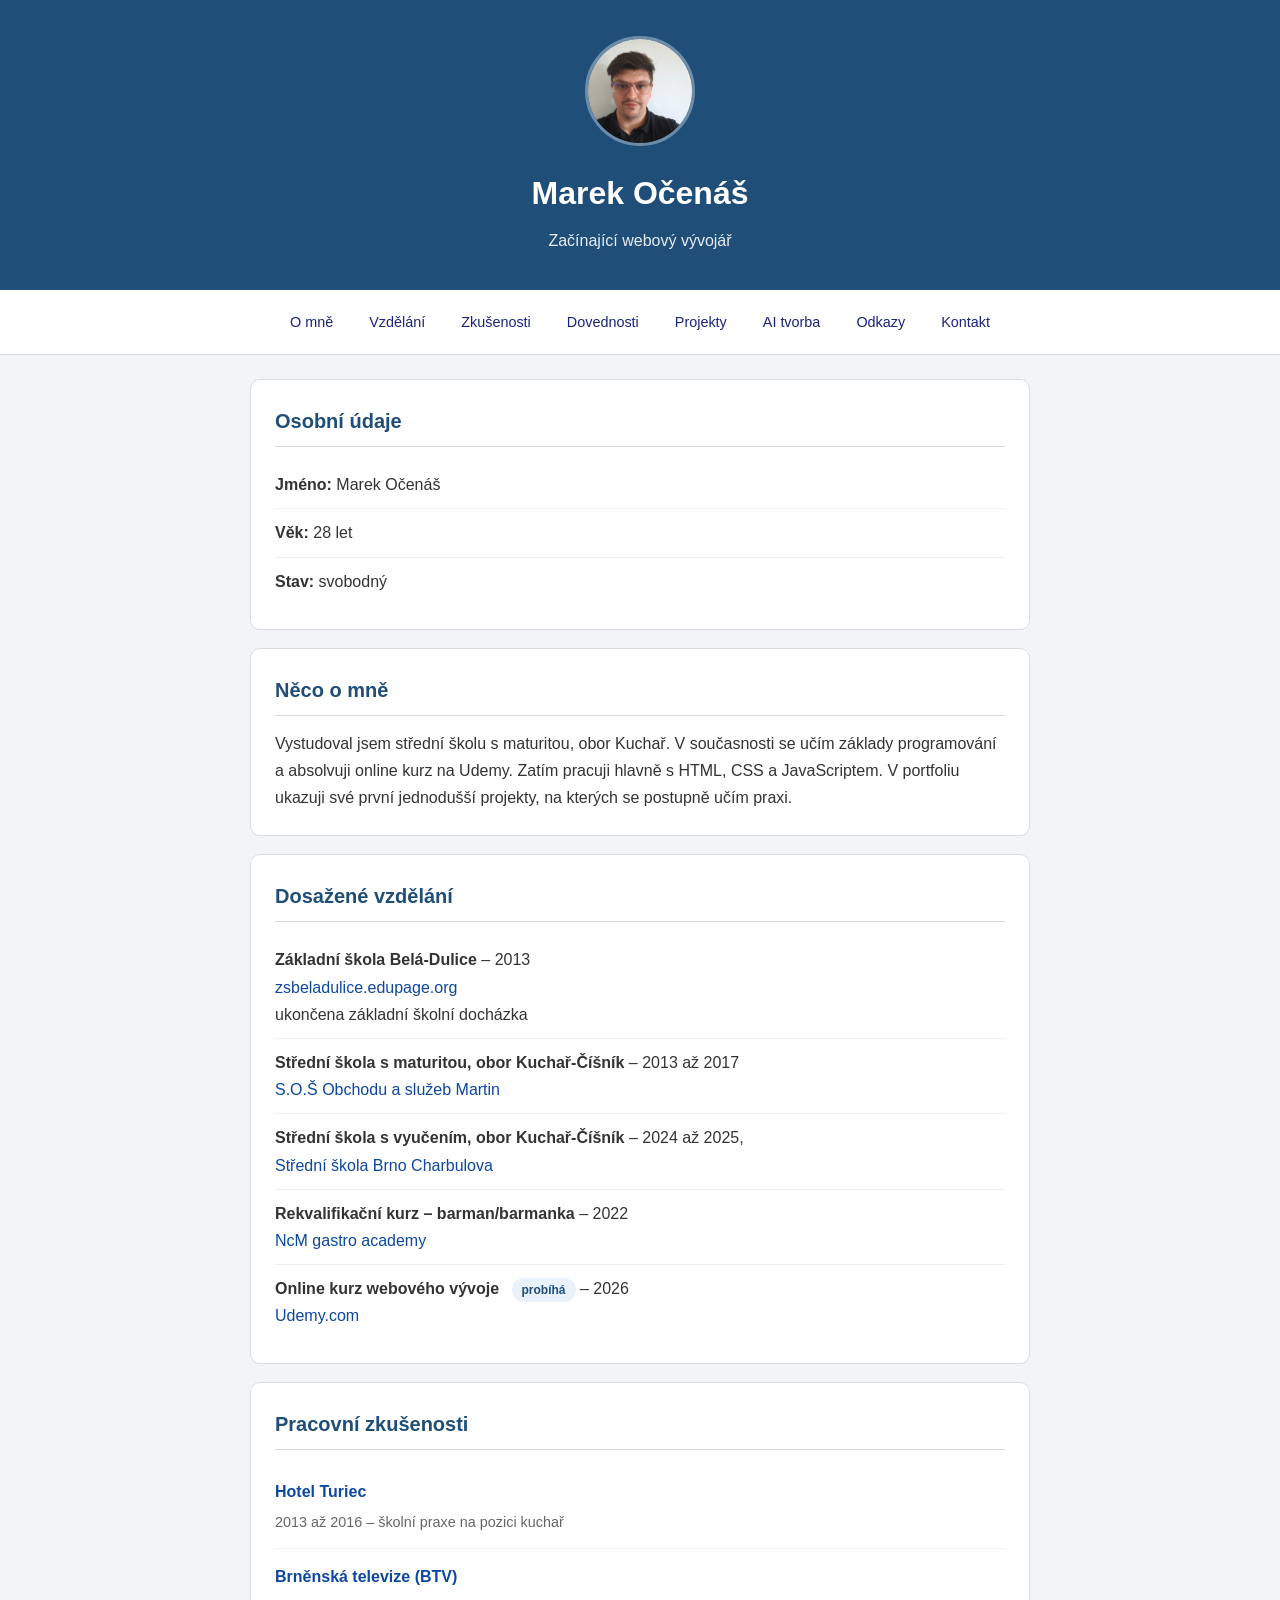
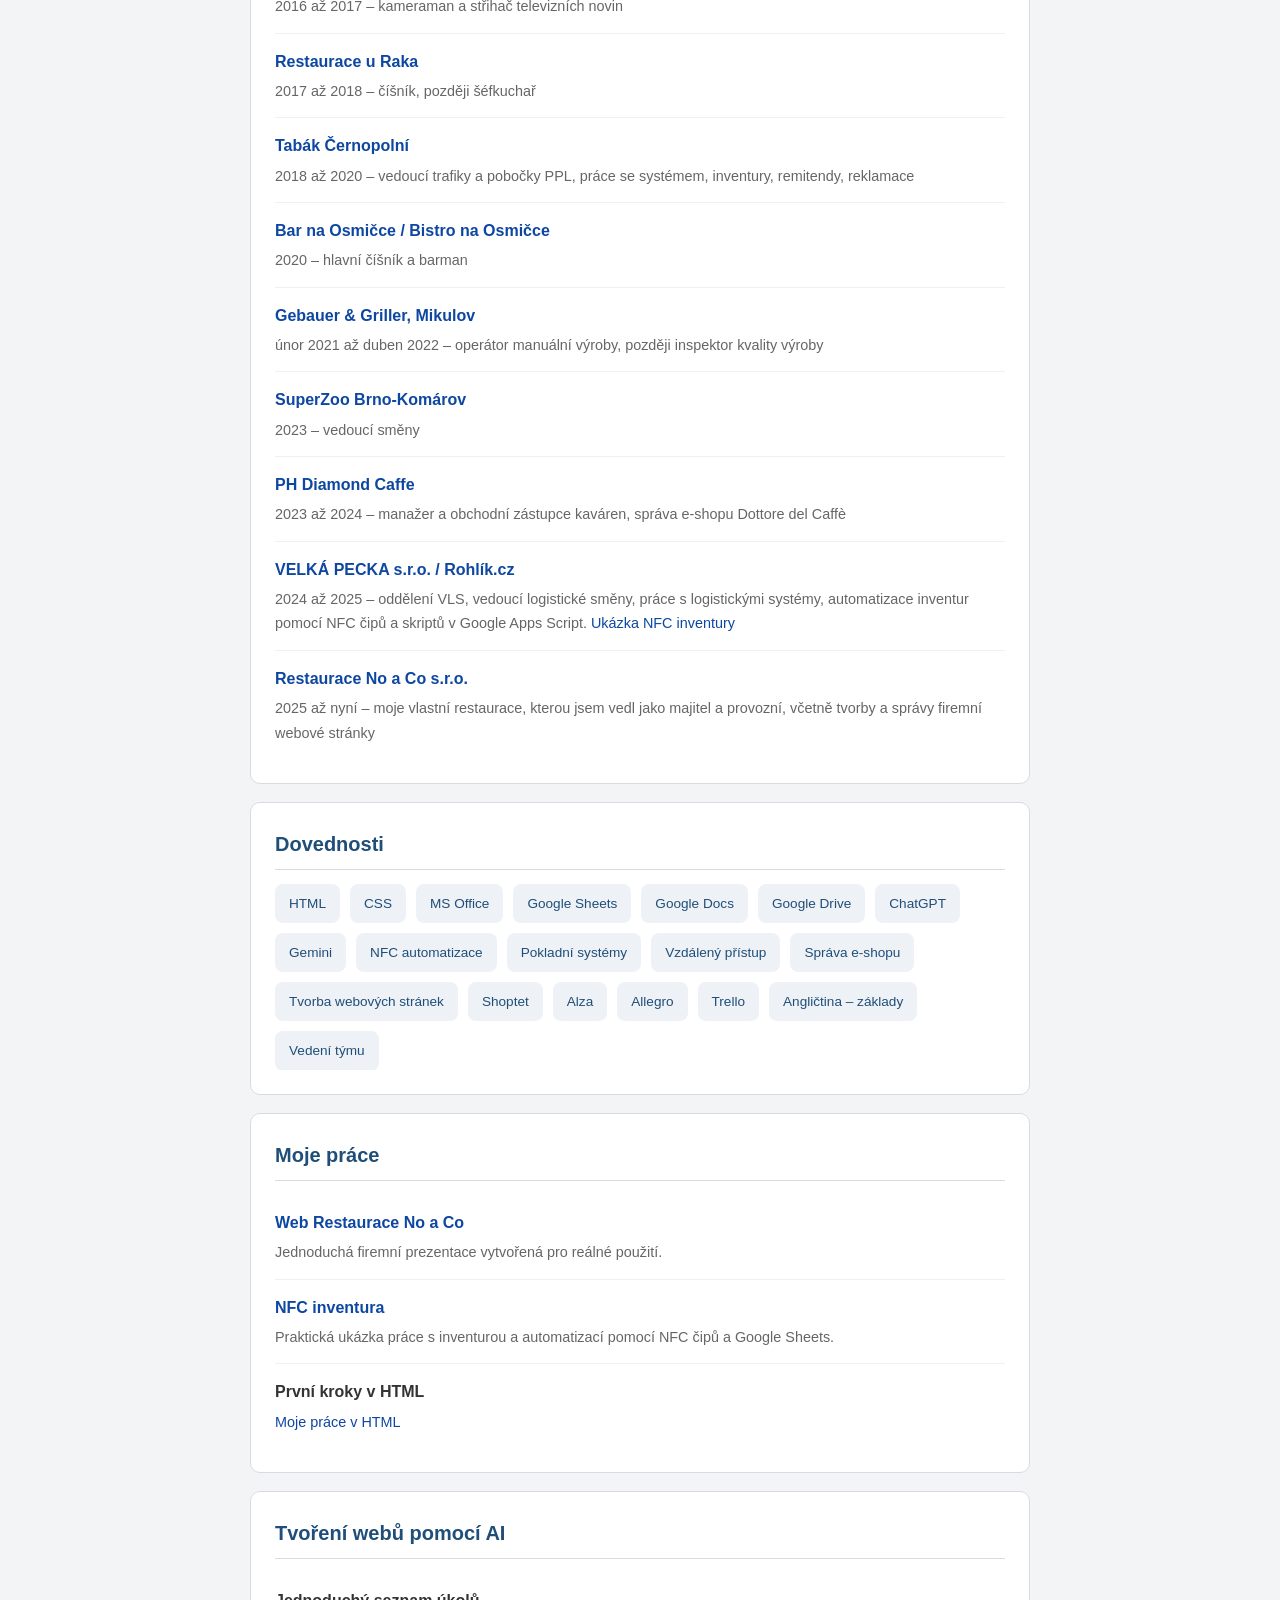
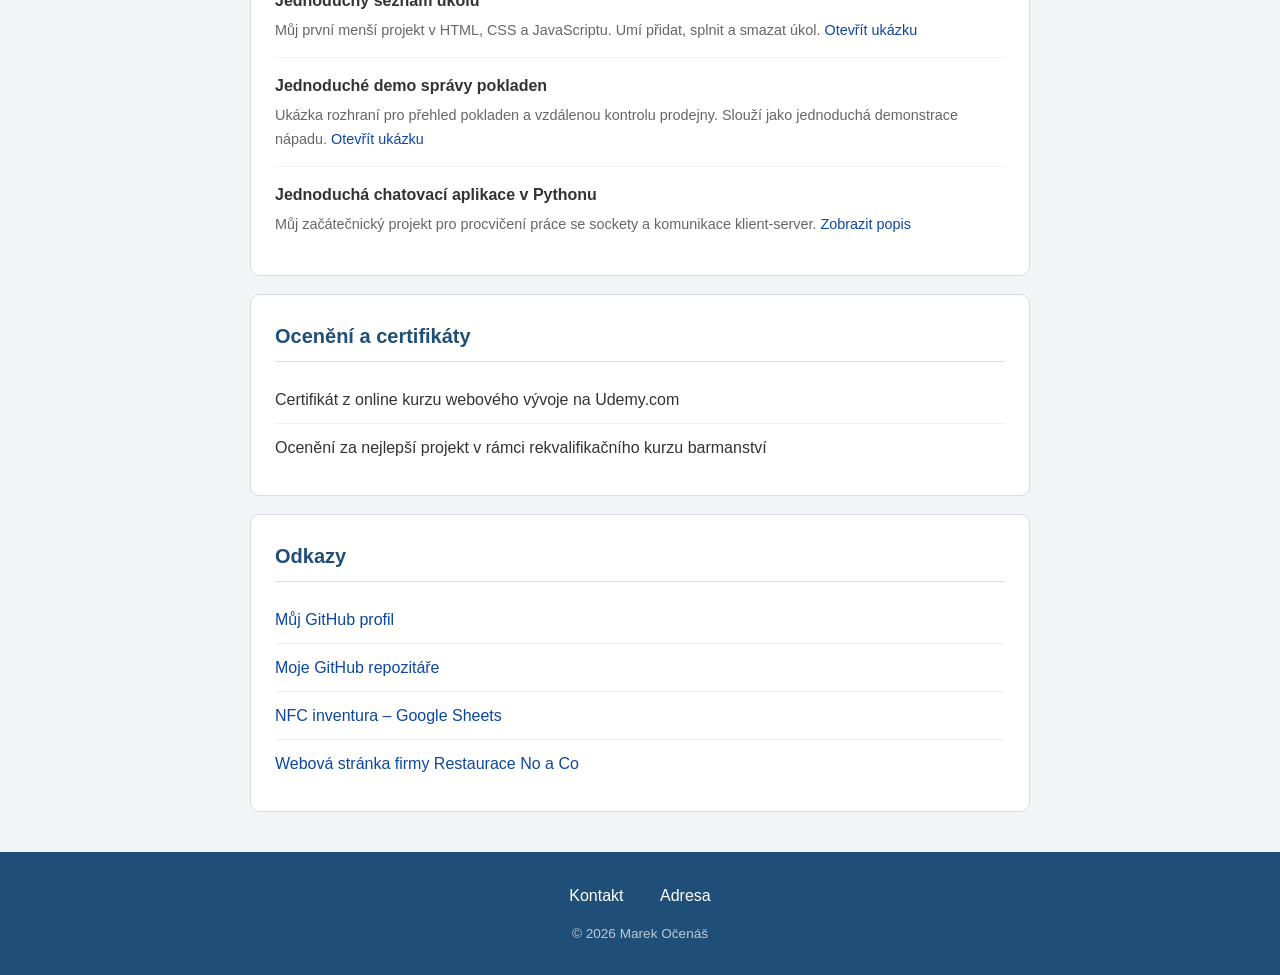
<file: index.html>
<!DOCTYPE html>
<html lang="cs">
<head>
    <meta charset="UTF-8">
    <meta name="viewport" content="width=device-width, initial-scale=1.0">
    <title>Životopis – Marek Očenáš</title>
    <link rel="stylesheet" href="style.css">
</head>
<body>

    <header class="hero">
        <div class="hero-content">
            <img src="./Image/profil-marek.jpg" alt="Profilová fotografie Marka Očenáše" class="profile-img" id="profileImage">
            <h1>Marek Očenáš</h1>
            <p class="subtitle">Začínající webový vývojář</p>
        </div>
    </header>

    <div class="image-modal" id="imageModal" aria-hidden="true">
        <span class="image-modal-close" id="imageModalClose">&times;</span>
        <img src="./Image/profil-marek.jpg" alt="Zvětšená profilová fotografie Marka Očenáše">
    </div>

    <nav class="navbar">
        <a href="#o-mne">O mně</a>
        <a href="#vzdelani">Vzdělání</a>
        <a href="#zkusenosti">Zkušenosti</a>
        <a href="#dovednosti">Dovednosti</a>
        <a href="#projekty">Projekty</a>
        <a href="#ai-tvorba">AI tvorba</a>
        <a href="#odkazy">Odkazy</a>
        <a href="#kontakt">Kontakt</a>
    </nav>

    <main class="container">

        <section id="osobni" class="card">
            <h2>Osobní údaje</h2>
            <div class="card-content">
                <ul>
                    <li><strong>Jméno:</strong> Marek Očenáš</li>
                    <li><strong>Věk:</strong> 28 let</li>
                    <li><strong>Stav:</strong> svobodný</li>
                </ul>
            </div>
        </section>

        <section id="o-mne" class="card">
            <h2>Něco o mně</h2>
            <div class="card-content">
                <p>Vystudoval jsem střední školu s maturitou, obor Kuchař.
                V současnosti se učím základy programování a absolvuji online kurz na Udemy.
                Zatím pracuji hlavně s HTML, CSS a JavaScriptem.
                V portfoliu ukazuji své první jednodušší projekty, na kterých se postupně učím praxi.</p>
            </div>
        </section>

        <section id="vzdelani" class="card">
            <h2>Dosažené vzdělání</h2>
            <div class="card-content">
                <ul>
                    <li>
                        <strong>Základní škola Belá-Dulice</strong> – 2013<br>
                        <a href="https://zsbeladulice.edupage.org/" target="_blank">zsbeladulice.edupage.org</a><br>
                        ukončena základní školní docházka
                    </li>
                    <li>
                        <strong>Střední škola s maturitou, obor Kuchař-Číšník</strong> – 2013 až 2017<br>
                        <a href="https://sosmt.edupage.org/" target="_blank">S.O.Š Obchodu a služeb Martin</a>
                    </li>
                    <li>
                        <strong>Střední škola s vyučením, obor Kuchař-Číšník</strong> – 2024 až 2025,<br>
                        <a href="https://charbulova.cz/" target="_blank">Střední škola Brno Charbulova</a>
                    </li>
                    <li>
                        <strong>Rekvalifikační kurz – barman/barmanka</strong> – 2022<br>
                        <a href="https://www.ncm.cz/" target="_blank">NcM gastro academy</a>
                    </li>
                    <li>
                        <strong>Online kurz webového vývoje</strong> <span class="badge">probíhá</span> – 2026<br>
                        <a href="https://www.udemy.com/" target="_blank">Udemy.com</a>
                    </li>
                </ul>
            </div>
        </section>

        <section id="zkusenosti" class="card">
            <h2>Pracovní zkušenosti</h2>
            <div class="card-content">
                <div class="experience-item">
                    <h3><a href="https://www.hotelturiec.sk/" target="_blank">Hotel Turiec</a></h3>
                    <p>2013 až 2016 – školní praxe na pozici kuchař</p>
                </div>
                <div class="experience-item">
                    <h3><a href="https://www.google.com/search?q=Brn%C4%9Bnsk%C3%A1+televize+BTV" target="_blank">Brněnská televize (BTV)</a></h3>
                    <p>2016 až 2017 – kameraman a střihač televizních novin</p>
                </div>
                <div class="experience-item">
                    <h3><a href="https://www.google.com/search?q=Restaurace+u+Raka+Brno" target="_blank">Restaurace u Raka</a></h3>
                    <p>2017 až 2018 – číšník, později šéfkuchař</p>
                </div>
                <div class="experience-item">
                    <h3><a href="https://www.google.com/search?q=Tab%C3%A1k+%C4%8Cernopoln%C3%AD+Brno" target="_blank">Tabák Černopolní</a></h3>
                    <p>2018 až 2020 – vedoucí trafiky a pobočky PPL, práce se systémem, inventury, remitendy, reklamace</p>
                </div>
                <div class="experience-item">
                    <h3><a href="https://www.google.com/search?q=Bistro+na+Osmi%C4%8Dce+Brno" target="_blank">Bar na Osmičce / Bistro na Osmičce</a></h3>
                    <p>2020 – hlavní číšník a barman</p>
                </div>
                <div class="experience-item">
                    <h3><a href="https://www.google.com/search?q=Gebauer+%26+Griller+Mikulov" target="_blank">Gebauer &amp; Griller, Mikulov</a></h3>
                    <p>únor 2021 až duben 2022 – operátor manuální výroby, později inspektor kvality výroby</p>
                </div>
                <div class="experience-item">
                    <h3><a href="https://www.superzoo.cz/" target="_blank">SuperZoo Brno-Komárov</a></h3>
                    <p>2023 – vedoucí směny</p>
                </div>
                <div class="experience-item">
                    <h3><a href="https://www.dottoredelcaffe.cz/" target="_blank">PH Diamond Caffe</a></h3>
                    <p>2023 až 2024 – manažer a obchodní zástupce kaváren, správa e-shopu Dottore del Caffè</p>
                </div>
                <div class="experience-item">
                    <h3><a href="https://rejstrik-firem.kurzy.cz/03024130/velka-pecka-sro/" target="_blank">VELKÁ PECKA s.r.o. / Rohlík.cz</a></h3>
                    <p>2024 až 2025 – oddělení VLS, vedoucí logistické směny, práce s logistickými systémy, automatizace inventur pomocí NFC čipů a skriptů v Google Apps Script. <a href="https://docs.google.com/spreadsheets/d/18E5vT91yMZ3lbKOFS4gVqOc4PqQmEesHIib0OUUUtfE/edit?gid=364510790#gid=364510790" target="_blank">Ukázka NFC inventury</a></p>
                </div>
                <div class="experience-item">
                    <h3><a href="https://www.restauracenoaco.cz/" target="_blank">Restaurace No a Co s.r.o.</a></h3>
                    <p>2025 až nyní – moje vlastní restaurace, kterou jsem vedl jako majitel a provozní, včetně tvorby a správy firemní webové stránky</p>
                </div>
            </div>
        </section>

        <section id="dovednosti" class="card">
            <h2>Dovednosti</h2>
            <div class="card-content">
                <div class="skills-grid">
                    <div class="skill-tag">HTML</div>
                    <div class="skill-tag">CSS</div>
                    <div class="skill-tag">MS Office</div>
                    <div class="skill-tag">Google Sheets</div>
                    <div class="skill-tag">Google Docs</div>
                    <div class="skill-tag">Google Drive</div>
                    <div class="skill-tag">ChatGPT</div>
                    <div class="skill-tag">Gemini</div>
                    <div class="skill-tag">NFC automatizace</div>
                    <div class="skill-tag">Pokladní systémy</div>
                    <div class="skill-tag">Vzdálený přístup</div>
                    <div class="skill-tag">Správa e-shopu</div>
                    <div class="skill-tag">Tvorba webových stránek</div>
                    <div class="skill-tag">Shoptet</div>
                    <div class="skill-tag">Alza</div>
                    <div class="skill-tag">Allegro</div>
                    <div class="skill-tag">Trello</div>
                    <div class="skill-tag">Angličtina – základy</div>
                    <div class="skill-tag">Vedení týmu</div>
                </div>
            </div>
        </section>

        <section id="projekty" class="card">
            <h2>Moje práce</h2>
            <div class="card-content">
                <div class="experience-item">
                    <h3><a href="https://www.restauracenoaco.cz/" target="_blank">Web Restaurace No a Co</a></h3>
                    <p>Jednoduchá firemní prezentace vytvořená pro reálné použití.</p>
                </div>
                <div class="experience-item">
                    <h3><a href="https://docs.google.com/spreadsheets/d/18E5vT91yMZ3lbKOFS4gVqOc4PqQmEesHIib0OUUUtfE/edit?gid=364510790#gid=364510790" target="_blank">NFC inventura</a></h3>
                    <p>Praktická ukázka práce s inventurou a automatizací pomocí NFC čipů a Google Sheets.</p>
                </div>
                <div class="experience-item">
                    <h3>První kroky v HTML</h3>
                    <p><a href="http://localhost:52330/Multipeg/4.3%20HTML%20Porfolio%20Project/index.html">Moje práce v HTML</a></p>
                </div>
            </div>
        </section>

        <section id="ai-tvorba" class="card">
            <h2>Tvoření webů pomocí AI</h2>
            <div class="card-content">
                <div class="experience-item">
                    <h3>Jednoduchý seznam úkolů</h3>
                    <p>Můj první menší projekt v HTML, CSS a JavaScriptu. Umí přidat, splnit a smazat úkol. <a href="todo-app.html">Otevřít ukázku</a></p>
                </div>
                <div class="experience-item">
                    <h3>Jednoduché demo správy pokladen</h3>
                    <p>Ukázka rozhraní pro přehled pokladen a vzdálenou kontrolu prodejny. Slouží jako jednoduchá demonstrace nápadu. <a href="pos-dashboard.html">Otevřít ukázku</a></p>
                </div>
                <div class="experience-item">
                    <h3>Jednoduchá chatovací aplikace v Pythonu</h3>
                    <p>Můj začátečnický projekt pro procvičení práce se sockety a komunikace klient-server. <a href="chat/index.html">Zobrazit popis</a></p>
                </div>
            </div>
        </section>

        <section id="certifikaty" class="card">
            <h2>Ocenění a certifikáty</h2>
            <div class="card-content">
                <ul>
                    <li>Certifikát z online kurzu webového vývoje na Udemy.com</li>
                    <li>Ocenění za nejlepší projekt v rámci rekvalifikačního kurzu barmanství</li>
                </ul>
            </div>
        </section>

        <section id="odkazy" class="card">
            <h2>Odkazy</h2>
            <div class="card-content">
                <ul>
                    <li><a href="https://github.com/marekocenas11?tab=overview&from=2026-04-01&to=2026-04-07" target="_blank">Můj GitHub profil</a></li>
                    <li><a href="https://github.com/marekocenas11?tab=repositories" target="_blank">Moje GitHub repozitáře</a></li>
                    <li><a href="https://docs.google.com/spreadsheets/d/18E5vT91yMZ3lbKOFS4gVqOc4PqQmEesHIib0OUUUtfE/edit?gid=364510790#gid=364510790" target="_blank">NFC inventura – Google Sheets</a></li>
                    <li><a href="https://www.restauracenoaco.cz/" target="_blank">Webová stránka firmy Restaurace No a Co</a></li>
                </ul>
            </div>
        </section>

    </main>

    <footer id="kontakt">
        <a href="./Odkazy/kontaktindex.html">Kontakt</a>
        <a href="./Odkazy/adresaindex.htm">Adresa</a>
        <p>&copy; 2026 Marek Očenáš</p>
    </footer>

    <script src="script.js"></script>
</body>
</html>
</file>
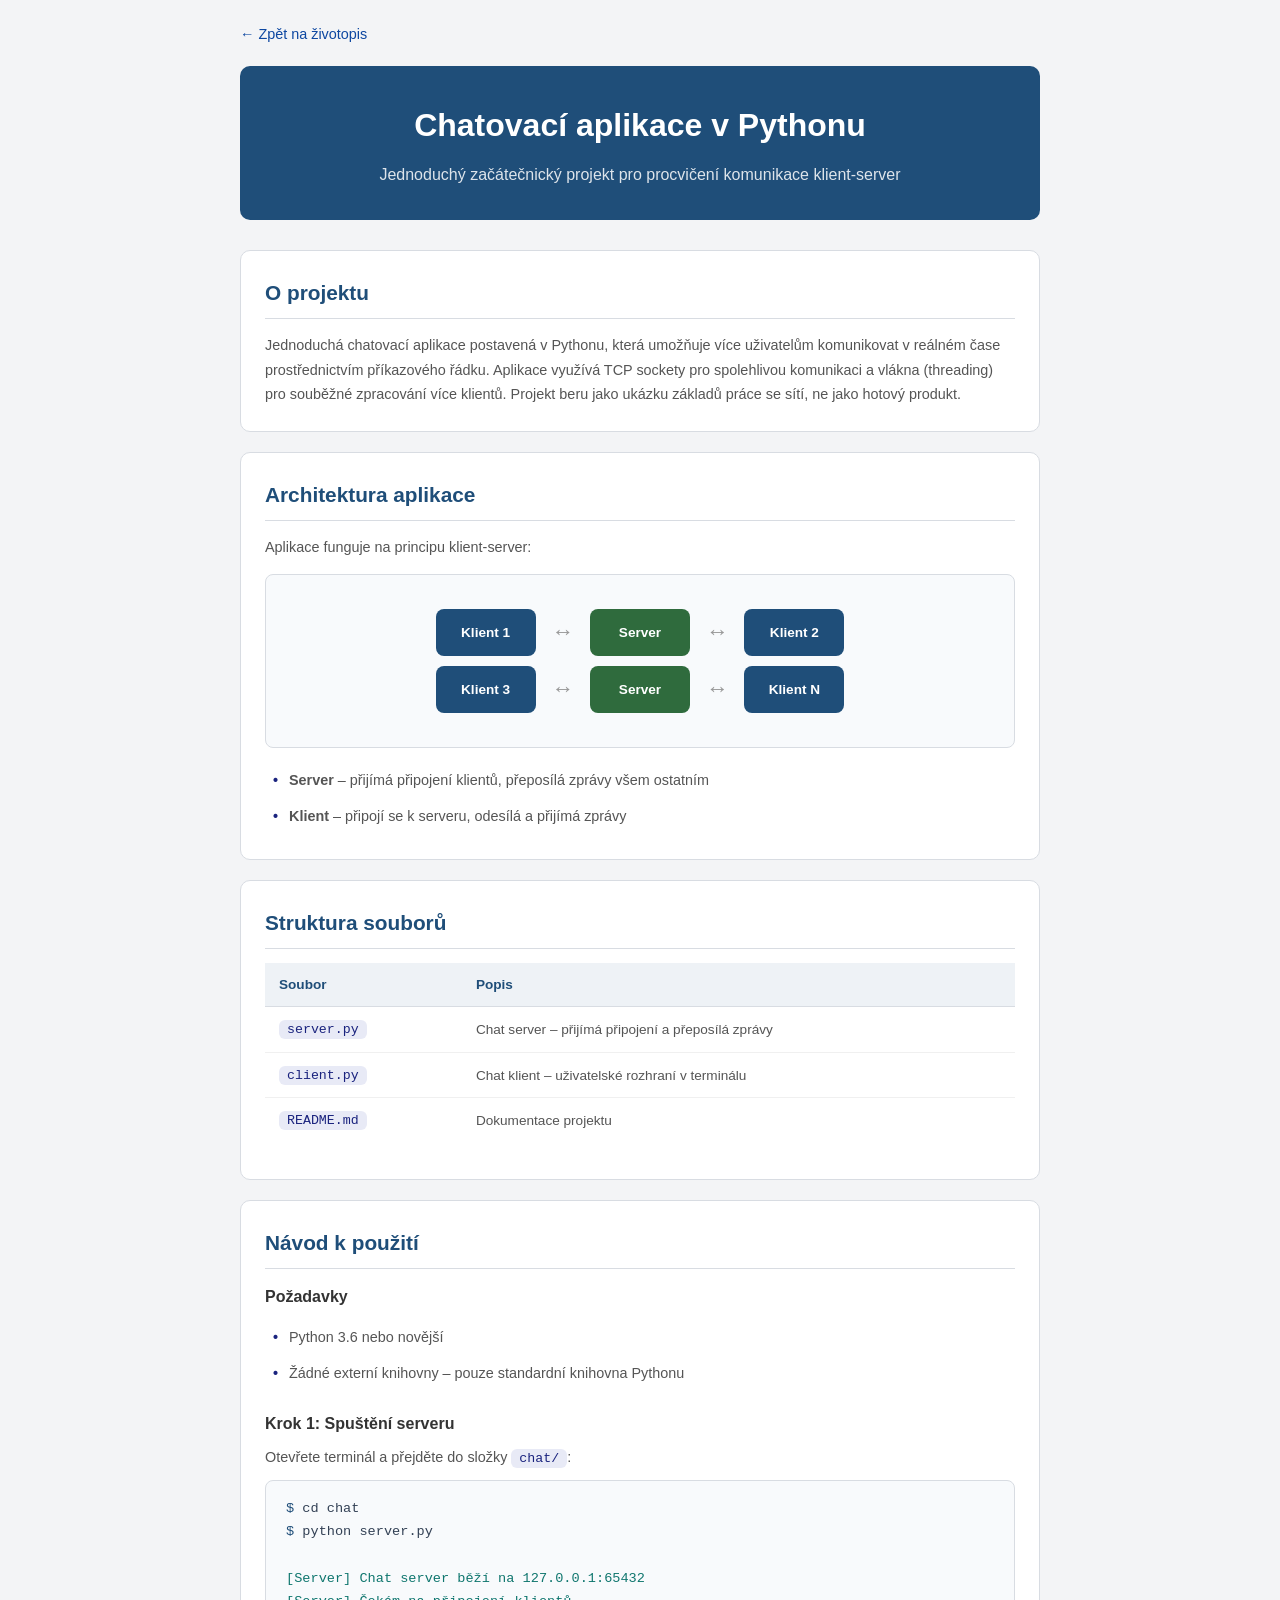
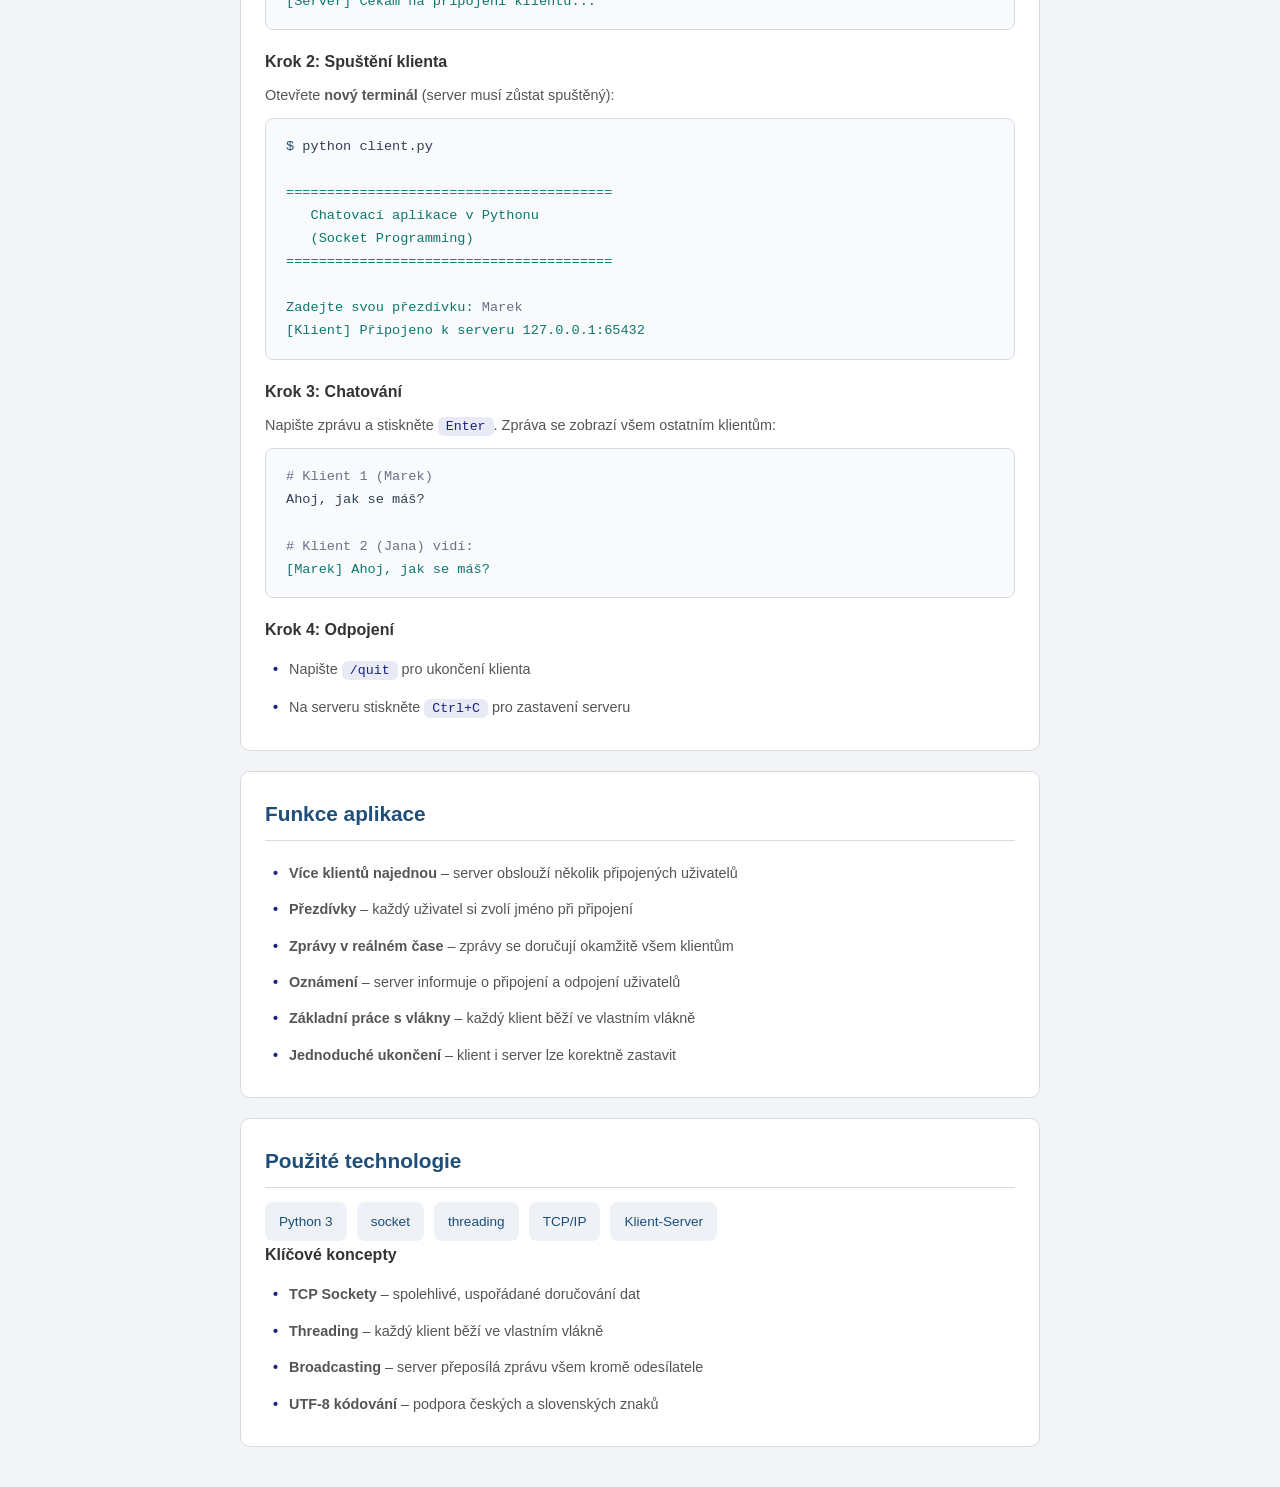
<file: chat/index.html>
<!DOCTYPE html>
<html lang="cs">
<head>
    <meta charset="UTF-8">
    <meta name="viewport" content="width=device-width, initial-scale=1.0">
    <title>Chatovací aplikace – Marek Očenáš</title>
    <style>
        * {
            margin: 0;
            padding: 0;
            box-sizing: border-box;
        }

        body {
            font-family: 'Segoe UI', Tahoma, Geneva, Verdana, sans-serif;
            background: #f3f4f6;
            min-height: 100vh;
            padding: 20px;
            color: #333;
            line-height: 1.7;
        }

        .app-container {
            max-width: 800px;
            margin: 0 auto;
        }

        .back-link {
            display: inline-block;
            margin-bottom: 20px;
            color: #0d47a1;
            text-decoration: none;
            font-size: 0.9rem;
        }

        .back-link:hover {
            text-decoration: underline;
        }

        .hero {
            background: #1f4e79;
            color: #fff;
            text-align: center;
            padding: 32px 24px;
            border-radius: 10px;
            margin-bottom: 30px;
        }

        .hero h1 {
            font-size: 2rem;
            margin-bottom: 8px;
        }

        .hero p {
            opacity: 0.85;
            font-size: 1rem;
        }

        /* === Karty === */
        .card {
            background: #fff;
            border-radius: 10px;
            padding: 24px;
            margin-bottom: 20px;
            border: 1px solid #d8dce2;
        }

        .card h2 {
            color: #1f4e79;
            font-size: 1.3rem;
            margin-bottom: 14px;
            padding-bottom: 8px;
            border-bottom: 1px solid #d8dce2;
        }

        .card h3 {
            color: #333;
            font-size: 1rem;
            margin: 18px 0 8px;
        }

        .card h3:first-of-type {
            margin-top: 0;
        }

        .card p {
            color: #555;
            font-size: 0.9rem;
        }

        .card ul, .card ol {
            padding: 0 0 0 4px;
            list-style: none;
        }

        .card li {
            padding: 6px 0 6px 20px;
            position: relative;
            color: #555;
            font-size: 0.9rem;
        }

        .card ul li::before {
            content: '\2022';
            color: #1a237e;
            font-weight: bold;
            position: absolute;
            left: 4px;
        }

        .card ol {
            counter-reset: step;
        }

        .card ol li {
            counter-increment: step;
        }

        .card ol li::before {
            content: counter(step) '.';
            color: #1a237e;
            font-weight: bold;
            position: absolute;
            left: 2px;
        }

        /* === Kód === */
        .code-block {
            background: #f8fafc;
            color: #334155;
            padding: 16px 20px;
            border-radius: 8px;
            font-family: 'Consolas', 'Courier New', monospace;
            font-size: 0.85rem;
            margin: 10px 0;
            overflow-x: auto;
            border: 1px solid #d8dce2;
        }

        .code-block .prompt {
            color: #1f4e79;
        }

        .code-block .comment {
            color: #6c7086;
        }

        .code-block .output {
            color: #0f766e;
        }

        .code-inline {
            background: #e8eaf6;
            color: #1a237e;
            padding: 2px 8px;
            border-radius: 6px;
            font-family: 'Consolas', 'Courier New', monospace;
            font-size: 0.83rem;
            font-weight: 500;
        }

        /* === Tech tagy === */
        .tech-grid {
            display: flex;
            flex-wrap: wrap;
            gap: 10px;
            margin-top: 10px;
        }

        .tech-tag {
            background: #eef2f6;
            color: #1f4e79;
            padding: 8px 14px;
            border-radius: 8px;
            font-size: 0.85rem;
            font-weight: 500;
            cursor: default;
        }

        .tech-tag:hover {
            background: #dbe6f2;
        }

        /* === Schéma === */
        .diagram {
            background: #f8fafc;
            border: 1px solid #d8dce2;
            border-radius: 8px;
            padding: 24px;
            text-align: center;
            margin: 14px 0;
            font-size: 0.9rem;
        }

        .diagram-row {
            display: flex;
            align-items: center;
            justify-content: center;
            gap: 16px;
            margin: 10px 0;
            flex-wrap: wrap;
        }

        .diagram-box {
            background: #1f4e79;
            color: #fff;
            padding: 12px 20px;
            border-radius: 8px;
            font-weight: 600;
            font-size: 0.85rem;
            min-width: 100px;
        }

        .diagram-box.server {
            background: #2f6b3d;
        }

        .diagram-arrow {
            color: #999;
            font-size: 1.4rem;
        }

        /* === Tabulka souborů === */
        .file-table {
            width: 100%;
            border-collapse: collapse;
            margin: 12px 0;
        }

        .file-table th {
            background: #eef2f6;
            color: #1f4e79;
            padding: 10px 14px;
            text-align: left;
            font-size: 0.85rem;
            border-bottom: 1px solid #d8dce2;
        }

        .file-table td {
            padding: 10px 14px;
            border-bottom: 1px solid #f0f0f0;
            font-size: 0.85rem;
            color: #555;
        }

        .file-table tr:last-child td {
            border-bottom: none;
        }

        /* === Responzivní === */
        @media (max-width: 500px) {
            .hero h1 { font-size: 1.5rem; }
            .card { padding: 20px; }
            .diagram-row { flex-direction: column; }
            .diagram-arrow { transform: rotate(90deg); }
        }
    </style>
</head>
<body>
    <div class="app-container">
        <a href="../index2.html" class="back-link">&larr; Zpět na životopis</a>

        <div class="hero">
            <h1>Chatovací aplikace v Pythonu</h1>
            <p>Jednoduchý začátečnický projekt pro procvičení komunikace klient-server</p>
        </div>

        <!-- Popis projektu -->
        <div class="card">
            <h2>O projektu</h2>
            <p>Jednoduchá chatovací aplikace postavená v Pythonu, která umožňuje více uživatelům
            komunikovat v reálném čase prostřednictvím příkazového řádku. Aplikace využívá
            TCP sockety pro spolehlivou komunikaci a vlákna (threading) pro souběžné zpracování
            více klientů. Projekt beru jako ukázku základů práce se sítí, ne jako hotový produkt.</p>
        </div>

        <!-- Architektura -->
        <div class="card">
            <h2>Architektura aplikace</h2>
            <p>Aplikace funguje na principu klient-server:</p>
            <div class="diagram">
                <div class="diagram-row">
                    <div class="diagram-box">Klient 1</div>
                    <div class="diagram-arrow">&harr;</div>
                    <div class="diagram-box server">Server</div>
                    <div class="diagram-arrow">&harr;</div>
                    <div class="diagram-box">Klient 2</div>
                </div>
                <div class="diagram-row">
                    <div class="diagram-box">Klient 3</div>
                    <div class="diagram-arrow">&harr;</div>
                    <div class="diagram-box server">Server</div>
                    <div class="diagram-arrow">&harr;</div>
                    <div class="diagram-box">Klient N</div>
                </div>
            </div>
            <ul>
                <li><strong>Server</strong> – přijímá připojení klientů, přeposílá zprávy všem ostatním</li>
                <li><strong>Klient</strong> – připojí se k serveru, odesílá a přijímá zprávy</li>
            </ul>
        </div>

        <!-- Struktura souborů -->
        <div class="card">
            <h2>Struktura souborů</h2>
            <table class="file-table">
                <tr>
                    <th>Soubor</th>
                    <th>Popis</th>
                </tr>
                <tr>
                    <td><span class="code-inline">server.py</span></td>
                    <td>Chat server – přijímá připojení a přeposílá zprávy</td>
                </tr>
                <tr>
                    <td><span class="code-inline">client.py</span></td>
                    <td>Chat klient – uživatelské rozhraní v terminálu</td>
                </tr>
                <tr>
                    <td><span class="code-inline">README.md</span></td>
                    <td>Dokumentace projektu</td>
                </tr>
            </table>
        </div>

        <!-- Návod -->
        <div class="card">
            <h2>Návod k použití</h2>

            <h3>Požadavky</h3>
            <ul>
                <li>Python 3.6 nebo novější</li>
                <li>Žádné externí knihovny – pouze standardní knihovna Pythonu</li>
            </ul>

            <h3>Krok 1: Spuštění serveru</h3>
            <p>Otevřete terminál a přejděte do složky <span class="code-inline">chat/</span>:</p>
            <div class="code-block">
                <span class="prompt">$</span> cd chat<br>
                <span class="prompt">$</span> python server.py<br>
                <br>
                <span class="output">[Server] Chat server běží na 127.0.0.1:65432</span><br>
                <span class="output">[Server] Čekám na připojení klientů...</span>
            </div>

            <h3>Krok 2: Spuštění klienta</h3>
            <p>Otevřete <strong>nový terminál</strong> (server musí zůstat spuštěný):</p>
            <div class="code-block">
                <span class="prompt">$</span> python client.py<br>
                <br>
                <span class="output">========================================</span><br>
                <span class="output">&nbsp;&nbsp; Chatovací aplikace v Pythonu</span><br>
                <span class="output">&nbsp;&nbsp; (Socket Programming)</span><br>
                <span class="output">========================================</span><br>
                <br>
                <span class="output">Zadejte svou přezdívku: </span><span class="comment">Marek</span><br>
                <span class="output">[Klient] Připojeno k serveru 127.0.0.1:65432</span>
            </div>

            <h3>Krok 3: Chatování</h3>
            <p>Napište zprávu a stiskněte <span class="code-inline">Enter</span>. Zpráva se zobrazí všem ostatním klientům:</p>
            <div class="code-block">
                <span class="comment"># Klient 1 (Marek)</span><br>
                Ahoj, jak se máš?<br>
                <br>
                <span class="comment"># Klient 2 (Jana) vidí:</span><br>
                <span class="output">[Marek] Ahoj, jak se máš?</span>
            </div>

            <h3>Krok 4: Odpojení</h3>
            <ul>
                <li>Napište <span class="code-inline">/quit</span> pro ukončení klienta</li>
                <li>Na serveru stiskněte <span class="code-inline">Ctrl+C</span> pro zastavení serveru</li>
            </ul>
        </div>

        <!-- Funkce -->
        <div class="card">
            <h2>Funkce aplikace</h2>
            <ul>
                <li><strong>Více klientů najednou</strong> – server obslouží několik připojených uživatelů</li>
                <li><strong>Přezdívky</strong> – každý uživatel si zvolí jméno při připojení</li>
                <li><strong>Zprávy v reálném čase</strong> – zprávy se doručují okamžitě všem klientům</li>
                <li><strong>Oznámení</strong> – server informuje o připojení a odpojení uživatelů</li>
                <li><strong>Základní práce s vlákny</strong> – každý klient běží ve vlastním vlákně</li>
                <li><strong>Jednoduché ukončení</strong> – klient i server lze korektně zastavit</li>
            </ul>
        </div>

        <!-- Technologie -->
        <div class="card">
            <h2>Použité technologie</h2>
            <div class="tech-grid">
                <div class="tech-tag">Python 3</div>
                <div class="tech-tag">socket</div>
                <div class="tech-tag">threading</div>
                <div class="tech-tag">TCP/IP</div>
                <div class="tech-tag">Klient-Server</div>
            </div>

            <h3>Klíčové koncepty</h3>
            <ul>
                <li><strong>TCP Sockety</strong> – spolehlivé, uspořádané doručování dat</li>
                <li><strong>Threading</strong> – každý klient běží ve vlastním vlákně</li>
                <li><strong>Broadcasting</strong> – server přeposílá zprávu všem kromě odesílatele</li>
                <li><strong>UTF-8 kódování</strong> – podpora českých a slovenských znaků</li>
            </ul>
        </div>
    </div>
</body>
</html>
</file>
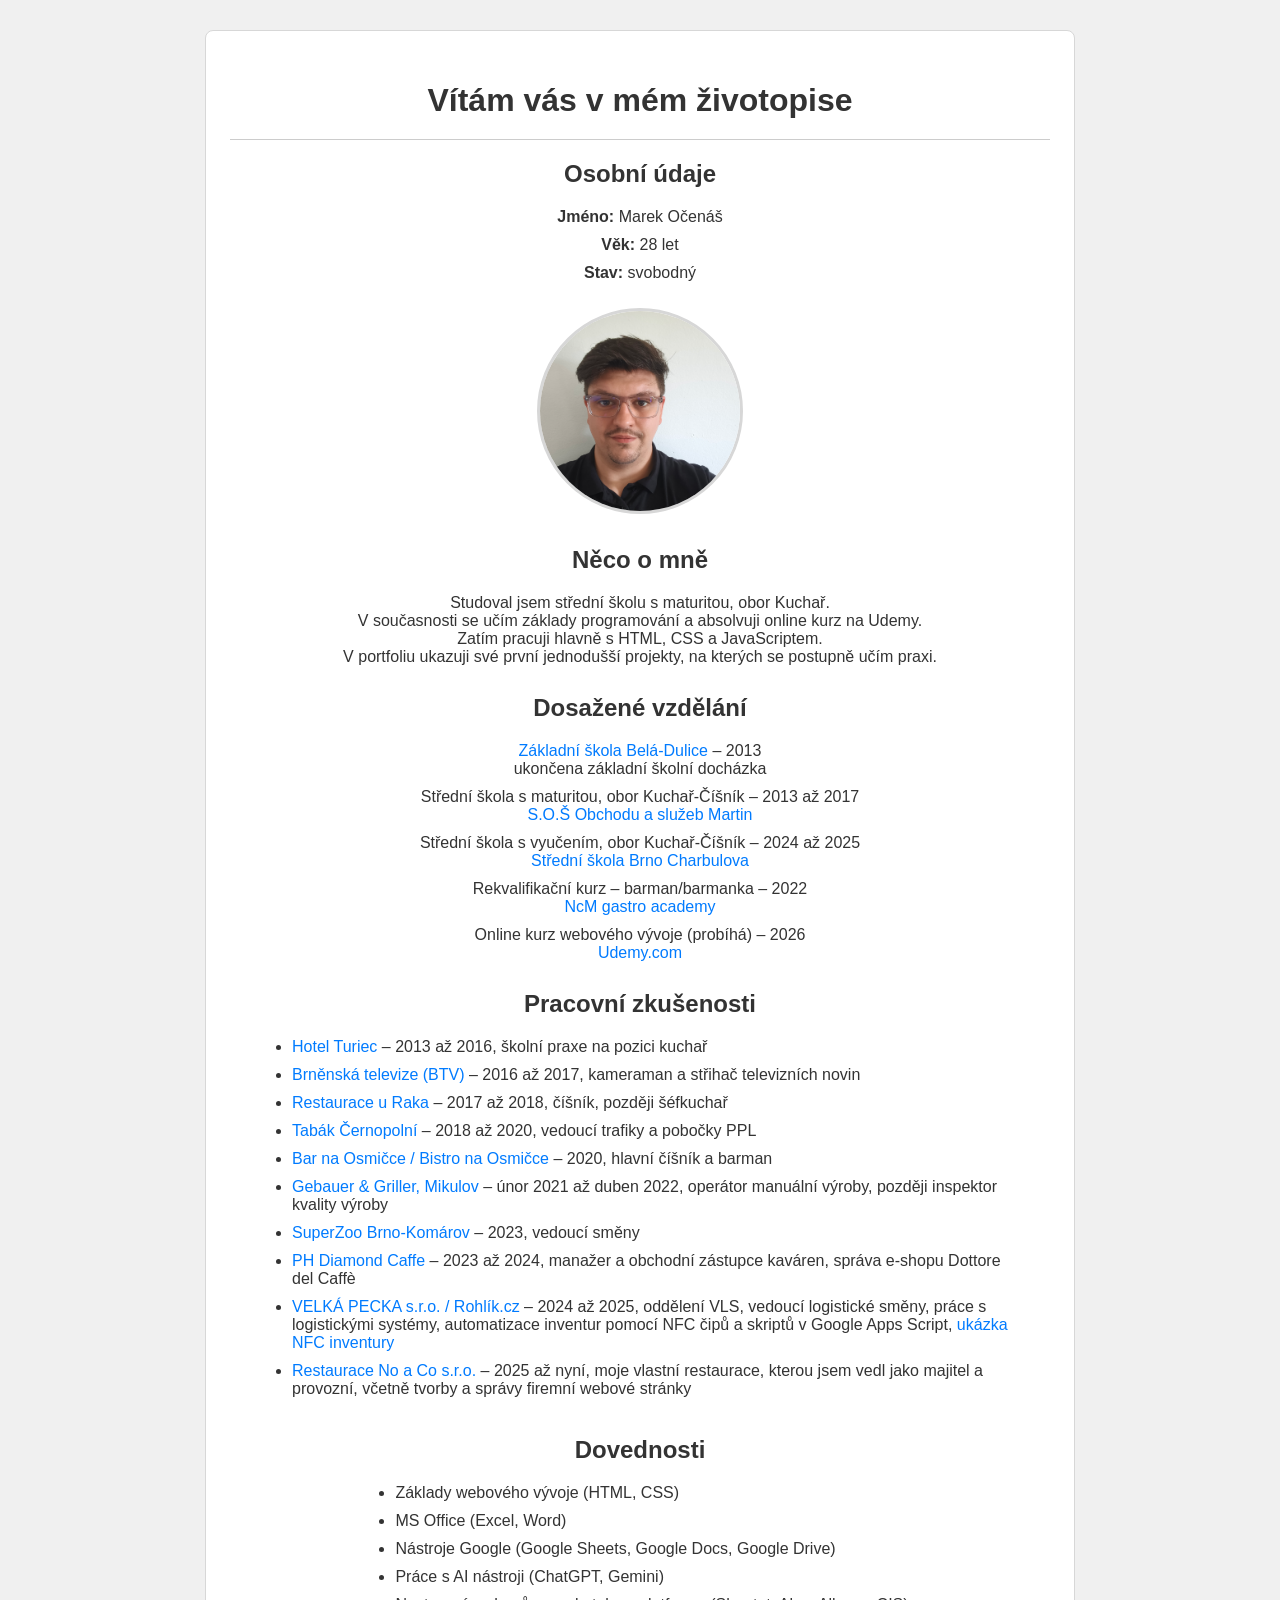
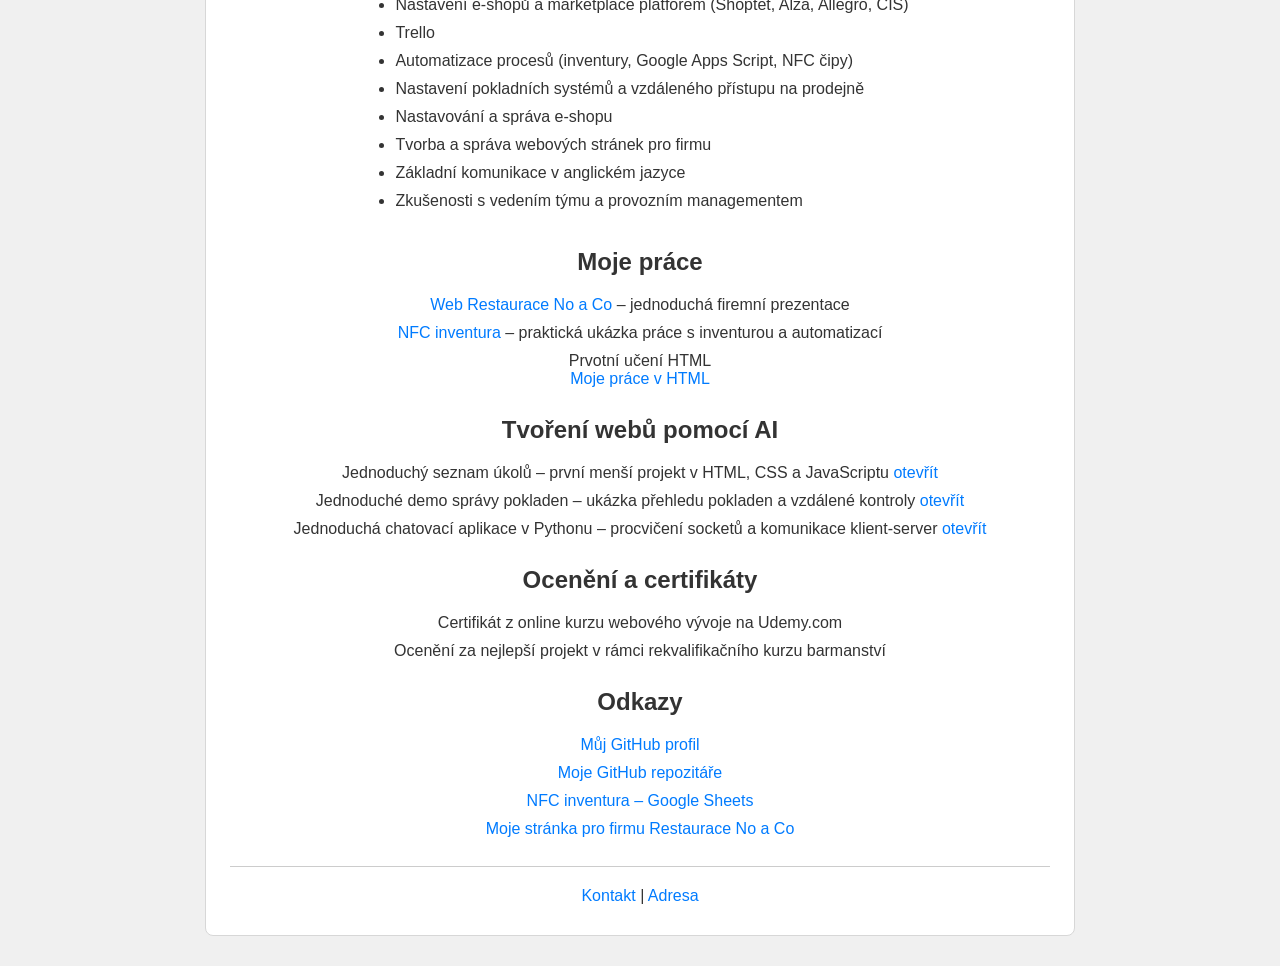
<file: index2.html>
<!DOCTYPE html>
<html lang="cs">
<head>
    <meta charset="UTF-8">
    <meta name="viewport" content="width=device-width, initial-scale=1.0">
    <title>Vítám vás v mém životopise</title>
    <style>
        body {
            font-family: Arial, sans-serif;
            margin: 0;
            background-color: #f0f0f0;
            color: #333;
        }

        .page {
            max-width: 820px;
            margin: 30px auto;
            background: #fff;
            padding: 30px 24px;
            border: 1px solid #d7d7d7;
            border-radius: 8px;
            text-align: center;
        }

        h1, h2, h3 {
            color: #333;
        }

        h1 {
            margin-bottom: 20px;
        }

        section {
            margin-bottom: 28px;
        }

        ul {
            list-style-type: none;
            padding: 0;
            margin: 0;
        }

        li {
            margin-bottom: 10px;
        }

        hr {
            border: 0;
            border-top: 1px solid #ccc;
            margin: 20px 0;
        }

        a {
            color: #007BFF;
            text-decoration: none;
        }

        a:hover {
            text-decoration: underline;
        }

        .profile-image {
            margin-top: 16px;
            width: 200px;
            height: 200px;
            border-radius: 50%;
            object-fit: cover;
            object-position: center 22%;
            cursor: pointer;
            border: 3px solid #d7d7d7;
        }

        .image-modal {
            display: none;
            position: fixed;
            inset: 0;
            background: rgba(0, 0, 0, 0.75);
            z-index: 1000;
            align-items: center;
            justify-content: center;
            padding: 20px;
        }

        .image-modal.open {
            display: flex;
        }

        .image-modal img {
            max-width: min(90vw, 720px);
            max-height: 85vh;
            width: auto;
            height: auto;
            border-radius: 12px;
            box-shadow: 0 12px 40px rgba(0, 0, 0, 0.35);
        }

        .image-modal-close {
            position: absolute;
            top: 20px;
            right: 24px;
            font-size: 2rem;
            color: #fff;
            cursor: pointer;
            line-height: 1;
        }

        footer {
            margin-top: 24px;
        }

        .left-list ul {
            display: inline-block;
            max-width: 720px;
            margin: 0 auto;
            text-align: left;
            list-style-type: disc;
            list-style-position: outside;
            padding-left: 24px;
        }

        .left-list li {
            display: list-item;
            text-align: left;
        }
    </style>
</head>
<body>
    <div class="page">
        <h1>Vítám vás v mém životopise</h1>
        <hr>

        <section>
            <h2>Osobní údaje</h2>
            <ul>
                <li><strong>Jméno:</strong> Marek Očenáš</li>
                <li><strong>Věk:</strong> 28 let</li>
                <li><strong>Stav:</strong> svobodný</li>
            </ul>
            <img src="./Image/profil-marek.jpg" alt="Profilová fotografie Marka Očenáše" title="Marek Očenáš" width="200" height="200" class="profile-image" id="profileImage">
        </section>

        <section>
            <h2>Něco o mně</h2>
            <p>Studoval jsem střední školu s maturitou, obor Kuchař.<br>
            V současnosti se učím základy programování a absolvuji online kurz na Udemy.<br>
            Zatím pracuji hlavně s HTML, CSS a JavaScriptem.<br>
            V portfoliu ukazuji své první jednodušší projekty, na kterých se postupně učím praxi.</p>
        </section>

        <section>
            <h2>Dosažené vzdělání</h2>
            <ul>
                <li><a href="https://zsbeladulice.edupage.org/" target="_blank">Základní škola Belá-Dulice</a> – 2013<br>
                    ukončena základní školní docházka
                </li>
                <li>Střední škola s maturitou, obor Kuchař-Číšník – 2013 až 2017<br>
                    <a href="https://sosmt.edupage.org/">S.O.Š Obchodu a služeb Martin</a>
                </li>
                <li>Střední škola s vyučením, obor Kuchař-Číšník – 2024 až 2025<br>
                    <a href="https://charbulova.cz/">Střední škola Brno Charbulova</a>
                </li>
                <li>Rekvalifikační kurz – barman/barmanka – 2022<br>
                    <a href="https://www.ncm.cz/">NcM gastro academy</a>
                </li>
                <li>Online kurz webového vývoje (probíhá) – 2026<br>
                    <a href="https://www.udemy.com/">Udemy.com</a>
                </li>
            </ul>
        </section>

        <section class="left-list">
            <h2>Pracovní zkušenosti</h2>
            <ul>
                <li><a href="https://www.hotelturiec.sk/" target="_blank">Hotel Turiec</a> – 2013 až 2016, školní praxe na pozici kuchař</li>
                <li><a href="https://www.google.com/search?q=Brn%C4%9Bnsk%C3%A1+televize+BTV" target="_blank">Brněnská televize (BTV)</a> – 2016 až 2017, kameraman a střihač televizních novin</li>
                <li><a href="https://www.google.com/search?q=Restaurace+u+Raka+Brno" target="_blank">Restaurace u Raka</a> – 2017 až 2018, číšník, později šéfkuchař</li>
                <li><a href="https://www.google.com/search?q=Tab%C3%A1k+%C4%8Cernopoln%C3%AD+Brno" target="_blank">Tabák Černopolní</a> – 2018 až 2020, vedoucí trafiky a pobočky PPL</li>
                <li><a href="https://www.google.com/search?q=Bistro+na+Osmi%C4%8Dce+Brno" target="_blank">Bar na Osmičce / Bistro na Osmičce</a> – 2020, hlavní číšník a barman</li>
                <li><a href="https://www.google.com/search?q=Gebauer+%26+Griller+Mikulov" target="_blank">Gebauer &amp; Griller, Mikulov</a> – únor 2021 až duben 2022, operátor manuální výroby, později inspektor kvality výroby</li>
                <li><a href="https://www.superzoo.cz/" target="_blank">SuperZoo Brno-Komárov</a> – 2023, vedoucí směny</li>
                <li><a href="https://www.dottoredelcaffe.cz/" target="_blank">PH Diamond Caffe</a> – 2023 až 2024, manažer a obchodní zástupce kaváren, správa e-shopu Dottore del Caffè</li>
                <li><a href="https://rejstrik-firem.kurzy.cz/03024130/velka-pecka-sro/" target="_blank">VELKÁ PECKA s.r.o. / Rohlík.cz</a> – 2024 až 2025, oddělení VLS, vedoucí logistické směny, práce s logistickými systémy, automatizace inventur pomocí NFC čipů a skriptů v Google Apps Script, <a href="https://docs.google.com/spreadsheets/d/18E5vT91yMZ3lbKOFS4gVqOc4PqQmEesHIib0OUUUtfE/edit?gid=364510790#gid=364510790" target="_blank">ukázka NFC inventury</a></li>
                <li><a href="https://www.restauracenoaco.cz/" target="_blank">Restaurace No a Co s.r.o.</a> – 2025 až nyní, moje vlastní restaurace, kterou jsem vedl jako majitel a provozní, včetně tvorby a správy firemní webové stránky</li>
            </ul>
        </section>

        <section class="left-list">
            <h2>Dovednosti</h2>
            <ul>
                <li>Základy webového vývoje (HTML, CSS)</li>
                <li>MS Office (Excel, Word)</li>
                <li>Nástroje Google (Google Sheets, Google Docs, Google Drive)</li>
                <li>Práce s AI nástroji (ChatGPT, Gemini)</li>
                <li>Nastavení e-shopů a marketplace platforem (Shoptet, Alza, Allegro, CIS)</li>
                <li>Trello</li>
                <li>Automatizace procesů (inventury, Google Apps Script, NFC čipy)</li>
                <li>Nastavení pokladních systémů a vzdáleného přístupu na prodejně</li>
                <li>Nastavování a správa e-shopu</li>
                <li>Tvorba a správa webových stránek pro firmu</li>
                <li>Základní komunikace v anglickém jazyce</li>
                <li>Zkušenosti s vedením týmu a provozním managementem</li>
            </ul>
        </section>

        <section>
            <h2>Moje práce</h2>
            <ul>
                <li><a href="https://www.restauracenoaco.cz/" target="_blank">Web Restaurace No a Co</a> – jednoduchá firemní prezentace</li>
                <li><a href="https://docs.google.com/spreadsheets/d/18E5vT91yMZ3lbKOFS4gVqOc4PqQmEesHIib0OUUUtfE/edit?gid=364510790#gid=364510790" target="_blank">NFC inventura</a> – praktická ukázka práce s inventurou a automatizací</li>
                <li>Prvotní učení HTML<br>
                    <a href="http://localhost:52330/Multipeg/4.3%20HTML%20Porfolio%20Project/index.html">Moje práce v HTML</a>
                </li>
            </ul>
        </section>

        <section>
            <h2>Tvoření webů pomocí AI</h2>
            <ul>
                <li>Jednoduchý seznam úkolů – první menší projekt v HTML, CSS a JavaScriptu <a href="todo-app.html">otevřít</a></li>
                <li>Jednoduché demo správy pokladen – ukázka přehledu pokladen a vzdálené kontroly <a href="pos-dashboard.html">otevřít</a></li>
                <li>Jednoduchá chatovací aplikace v Pythonu – procvičení socketů a komunikace klient-server <a href="chat/index.html">otevřít</a></li>
            </ul>
        </section>

        <section>
            <h2>Ocenění a certifikáty</h2>
            <ul>
                <li>Certifikát z online kurzu webového vývoje na Udemy.com</li>
                <li>Ocenění za nejlepší projekt v rámci rekvalifikačního kurzu barmanství</li>
            </ul>
        </section>

        <section>
            <h2>Odkazy</h2>
            <ul>
                <li><a href="https://github.com/marekocenas11?tab=overview&from=2026-04-01&to=2026-04-07" target="_blank">Můj GitHub profil</a></li>
                <li><a href="https://github.com/marekocenas11?tab=repositories" target="_blank">Moje GitHub repozitáře</a></li>
                <li><a href="https://docs.google.com/spreadsheets/d/18E5vT91yMZ3lbKOFS4gVqOc4PqQmEesHIib0OUUUtfE/edit?gid=364510790#gid=364510790" target="_blank">NFC inventura – Google Sheets</a></li>
                <li><a href="https://www.restauracenoaco.cz/" target="_blank">Moje stránka pro firmu Restaurace No a Co</a></li>
            </ul>
        </section>

        <footer>
            <hr>
            <a href="./Odkazy/kontaktindex.html">Kontakt</a> |
            <a href="./Odkazy/adresaindex.htm">Adresa</a>
        </footer>
    </div>

    <div class="image-modal" id="imageModal" aria-hidden="true">
        <span class="image-modal-close" id="imageModalClose">&times;</span>
        <img src="./Image/profil-marek.jpg" alt="Zvětšená profilová fotografie Marka Očenáše">
    </div>

    <script>
        (function () {
            var profileImage = document.getElementById('profileImage');
            var imageModal = document.getElementById('imageModal');
            var imageModalClose = document.getElementById('imageModalClose');

            if (!profileImage || !imageModal || !imageModalClose) return;

            profileImage.addEventListener('click', function () {
                imageModal.classList.add('open');
                imageModal.setAttribute('aria-hidden', 'false');
            });

            imageModalClose.addEventListener('click', function () {
                imageModal.classList.remove('open');
                imageModal.setAttribute('aria-hidden', 'true');
            });

            imageModal.addEventListener('click', function (event) {
                if (event.target === imageModal) {
                    imageModal.classList.remove('open');
                    imageModal.setAttribute('aria-hidden', 'true');
                }
            });
        })();
    </script>

</body>
</html>
</file>
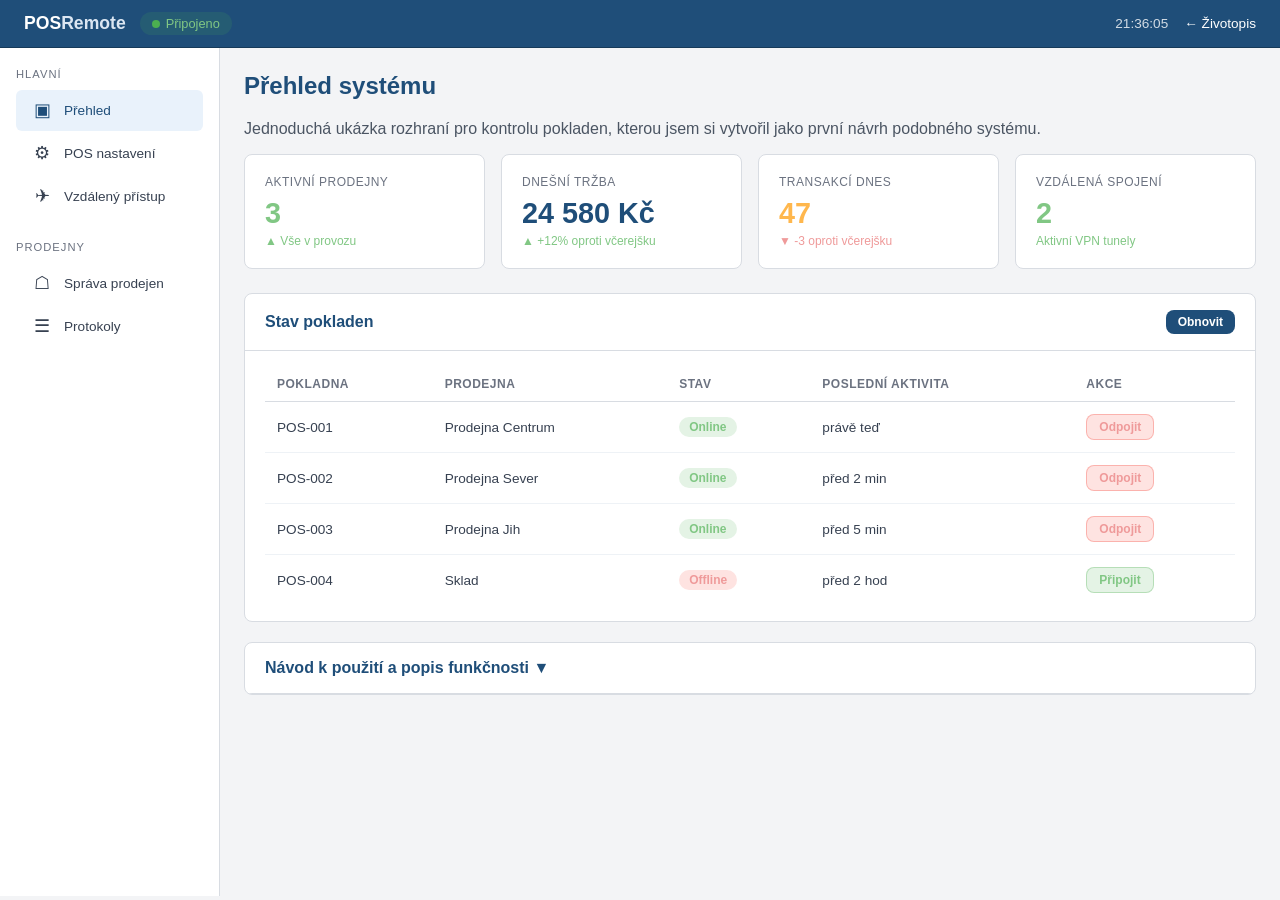
<file: pos-dashboard.html>
<!DOCTYPE html>
<html lang="cs">
<head>
    <meta charset="UTF-8">
    <meta name="viewport" content="width=device-width, initial-scale=1.0">
    <title>POS Systém – Vzdálená správa</title>
    <style>
        * { margin: 0; padding: 0; box-sizing: border-box; }

        body {
            font-family: 'Segoe UI', Tahoma, Geneva, Verdana, sans-serif;
            background: #f3f4f6;
            color: #333;
            min-height: 100vh;
        }

        /* === Horní lišta === */
        .topbar {
            background: #1f4e79;
            display: flex;
            align-items: center;
            justify-content: space-between;
            padding: 12px 24px;
            border-bottom: 1px solid #163a59;
        }

        .topbar-left {
            display: flex;
            align-items: center;
            gap: 14px;
        }

        .topbar-logo {
            font-size: 1.1rem;
            font-weight: 700;
            color: #ffffff;
        }

        .topbar-logo span {
            color: #dbe6f2;
        }

        .connection-status {
            display: flex;
            align-items: center;
            gap: 6px;
            font-size: 0.8rem;
            padding: 4px 12px;
            border-radius: 14px;
            background: rgba(76, 175, 80, 0.15);
            color: #81c784;
        }

        .status-dot {
            width: 8px;
            height: 8px;
            border-radius: 50%;
            background: #4caf50;
            animation: pulse 2s infinite;
        }

        .status-dot.offline {
            background: #f44336;
            animation: none;
        }

        .connection-status.offline {
            background: rgba(244, 67, 54, 0.15);
            color: #ef9a9a;
        }

        @keyframes pulse {
            0%, 100% { opacity: 1; }
            50% { opacity: 0.4; }
        }

        .topbar-right {
            display: flex;
            align-items: center;
            gap: 16px;
            font-size: 0.85rem;
        }

        .topbar-time {
            color: rgba(255, 255, 255, 0.8);
        }

        .back-link {
            color: #ffffff;
            text-decoration: none;
            font-size: 0.85rem;
        }

        .back-link:hover {
            text-decoration: underline;
        }

        /* === Layout === */
        .layout {
            display: flex;
            min-height: calc(100vh - 52px);
        }

        /* === Sidebar === */
        .sidebar {
            width: 220px;
            background: #ffffff;
            border-right: 1px solid #d8dce2;
            padding: 20px 0;
            flex-shrink: 0;
        }

        .sidebar-section {
            padding: 0 16px;
            margin-bottom: 24px;
        }

        .sidebar-label {
            font-size: 0.7rem;
            text-transform: uppercase;
            color: #6b7280;
            letter-spacing: 1px;
            margin-bottom: 10px;
        }

        .sidebar-item {
            display: flex;
            align-items: center;
            gap: 10px;
            padding: 10px 14px;
            border-radius: 6px;
            cursor: pointer;
            font-size: 0.85rem;
            color: #374151;
            margin-bottom: 2px;
        }

        .sidebar-item:hover {
            background: #eef2f6;
            color: #1f4e79;
        }

        .sidebar-item.active {
            background: #e9f2fb;
            color: #1f4e79;
        }

        .sidebar-icon {
            font-size: 1.1rem;
            width: 24px;
            text-align: center;
        }

        /* === Hlavní obsah === */
        .main {
            flex: 1;
            padding: 24px;
            overflow-y: auto;
        }

        .page-title {
            font-size: 1.5rem;
            color: #1f4e79;
            margin-bottom: 20px;
        }

        /* === Karty statistik === */
        .stats-grid {
            display: grid;
            grid-template-columns: repeat(auto-fit, minmax(200px, 1fr));
            gap: 16px;
            margin-bottom: 24px;
        }

        .stat-card {
            background: #ffffff;
            border: 1px solid #d8dce2;
            border-radius: 8px;
            padding: 20px;
        }

        .stat-card-label {
            font-size: 0.75rem;
            color: #6b7280;
            text-transform: uppercase;
            letter-spacing: 0.5px;
            margin-bottom: 8px;
        }

        .stat-card-value {
            font-size: 1.8rem;
            font-weight: 700;
            color: #1f4e79;
        }

        .stat-card-value.green { color: #81c784; }
        .stat-card-value.orange { color: #ffb74d; }
        .stat-card-value.red { color: #ef9a9a; }

        .stat-card-change {
            font-size: 0.75rem;
            margin-top: 4px;
            color: #81c784;
        }

        .stat-card-change.negative {
            color: #ef9a9a;
        }

        /* === Sekce === */
        .section {
            background: #ffffff;
            border: 1px solid #d8dce2;
            border-radius: 8px;
            margin-bottom: 20px;
            overflow: hidden;
        }

        .section-header {
            display: flex;
            justify-content: space-between;
            align-items: center;
            padding: 16px 20px;
            border-bottom: 1px solid #d8dce2;
        }

        .section-title {
            font-size: 1rem;
            font-weight: 600;
            color: #1f4e79;
        }

        .section-body {
            padding: 16px 20px;
        }

        /* === Tabulka === */
        .data-table {
            width: 100%;
            border-collapse: collapse;
        }

        .data-table th {
            text-align: left;
            padding: 10px 12px;
            font-size: 0.75rem;
            text-transform: uppercase;
            color: #6b7280;
            letter-spacing: 0.5px;
            border-bottom: 1px solid #d8dce2;
        }

        .data-table td {
            padding: 12px;
            font-size: 0.85rem;
            border-bottom: 1px solid #eef2f6;
            color: #374151;
        }

        .data-table tr:last-child td { border-bottom: none; }

        /* === Badges === */
        .badge {
            display: inline-block;
            padding: 3px 10px;
            border-radius: 10px;
            font-size: 0.75rem;
            font-weight: 600;
        }

        .badge-online {
            background: rgba(76, 175, 80, 0.15);
            color: #81c784;
        }

        .badge-offline {
            background: rgba(244, 67, 54, 0.15);
            color: #ef9a9a;
        }

        .badge-warning {
            background: rgba(255, 183, 77, 0.15);
            color: #ffb74d;
        }

        .badge-info {
            background: rgba(79, 195, 247, 0.15);
            color: #4fc3f7;
        }

        /* === Tlačítka === */
        .btn {
            padding: 8px 16px;
            border: none;
            border-radius: 8px;
            font-size: 0.8rem;
            font-weight: 600;
            cursor: pointer;
            transition: all 0.2s ease;
        }

        .btn-primary {
            background: #1f4e79;
            color: #ffffff;
        }

        .btn-primary:hover {
            background: #163a59;
        }

        .btn-danger {
            background: rgba(244, 67, 54, 0.15);
            color: #ef9a9a;
            border: 1px solid rgba(244, 67, 54, 0.3);
        }

        .btn-danger:hover {
            background: rgba(244, 67, 54, 0.25);
        }

        .btn-success {
            background: rgba(76, 175, 80, 0.15);
            color: #81c784;
            border: 1px solid rgba(76, 175, 80, 0.3);
        }

        .btn-success:hover {
            background: rgba(76, 175, 80, 0.25);
        }

        .btn-sm {
            padding: 5px 12px;
            font-size: 0.75rem;
        }

        /* === Terminál === */
        .terminal {
            background: #f8fafc;
            border-radius: 8px;
            font-family: 'Consolas', 'Courier New', monospace;
            font-size: 0.8rem;
            overflow: hidden;
            margin-top: 12px;
            border: 1px solid #d8dce2;
        }

        .terminal-header {
            background: #eef2f6;
            padding: 8px 14px;
            display: flex;
            align-items: center;
            gap: 6px;
        }

        .terminal-dot {
            width: 10px;
            height: 10px;
            border-radius: 50%;
            background: #f44336;
        }

        .terminal-dot:nth-child(2) { background: #ffb74d; }
        .terminal-dot:nth-child(3) { background: #81c784; }

        .terminal-body {
            padding: 14px;
            max-height: 200px;
            overflow-y: auto;
            line-height: 1.6;
        }

        .terminal-line { color: #374151; }

        .terminal-line .prompt { color: #81c784; }
        .terminal-line .info { color: #4fc3f7; }
        .terminal-line .success { color: #81c784; }
        .terminal-line .error { color: #ef9a9a; }
        .terminal-line .warning { color: #ffb74d; }

        /* === Nastavení POS === */
        .pos-config {
            display: grid;
            grid-template-columns: 1fr 1fr;
            gap: 14px;
        }

        .config-item {
            display: flex;
            justify-content: space-between;
            align-items: center;
            padding: 12px 16px;
            background: #f8fafc;
            border-radius: 6px;
            border: 1px solid #d8dce2;
        }

        .config-label {
            font-size: 0.85rem;
            color: #374151;
        }

        .toggle {
            width: 44px;
            height: 24px;
            background: #2a3a4a;
            border-radius: 12px;
            cursor: pointer;
            position: relative;
            transition: background 0.3s ease;
        }

        .toggle.active {
            background: #4caf50;
        }

        .toggle::after {
            content: '';
            position: absolute;
            width: 18px;
            height: 18px;
            background: #fff;
            border-radius: 50%;
            top: 3px;
            left: 3px;
            transition: transform 0.3s ease;
        }

        .toggle.active::after {
            transform: translateX(20px);
        }

        /* === Stránky (skrývání) === */
        .page { display: none; }
        .page.active { display: block; }

        /* === Nápověda === */
        .help-section {
            background: #ffffff;
            border: 1px solid #d8dce2;
            border-radius: 8px;
            margin-top: 20px;
            overflow: hidden;
        }

        .help-toggle {
            padding: 16px 20px;
            cursor: pointer;
            font-size: 1rem;
            font-weight: 600;
            color: #1f4e79;
            border-bottom: 1px solid #d8dce2;
        }

        .help-toggle:hover {
            background: #f8fafc;
        }

        .help-body {
            max-height: 0;
            overflow: hidden;
            transition: max-height 0.5s ease, opacity 0.4s ease;
            opacity: 0;
            padding: 0 20px;
        }

        .help-body.open {
            max-height: 1200px;
            opacity: 1;
            padding: 20px;
        }

        .help-body h3 {
            color: #1f4e79;
            font-size: 0.95rem;
            margin: 16px 0 8px;
        }

        .help-body h3:first-child {
            margin-top: 0;
        }

        .help-body p, .help-body li {
            color: #4b5563;
            font-size: 0.85rem;
            line-height: 1.7;
        }

        .help-body ul {
            list-style: none;
            padding: 0;
        }

        .help-body li {
            padding: 4px 0 4px 18px;
            position: relative;
        }

        .help-body li::before {
            content: '\2022';
            color: #1f4e79;
            font-weight: bold;
            position: absolute;
            left: 2px;
        }

        .tech-grid {
            display: flex;
            flex-wrap: wrap;
            gap: 8px;
            margin-top: 10px;
        }

        .tech-tag {
            background: #eef2f6;
            color: #1f4e79;
            padding: 6px 14px;
            border-radius: 8px;
            font-size: 0.8rem;
            font-weight: 500;
            border: 1px solid #d8dce2;
            cursor: default;
        }

        .tech-tag:hover {
            background: #dbe6f2;
        }

        /* === Responzivní === */
        @media (max-width: 768px) {
            .sidebar { display: none; }
            .pos-config { grid-template-columns: 1fr; }
            .stats-grid { grid-template-columns: 1fr 1fr; }
        }

        @media (max-width: 480px) {
            .stats-grid { grid-template-columns: 1fr; }
            .topbar { flex-wrap: wrap; gap: 8px; }
        }
    </style>
</head>
<body>

    <!-- Horní lišta -->
    <div class="topbar">
        <div class="topbar-left">
            <div class="topbar-logo">POS<span>Remote</span></div>
            <div class="connection-status" id="connStatus">
                <div class="status-dot" id="statusDot"></div>
                <span id="statusText">Připojeno</span>
            </div>
        </div>
        <div class="topbar-right">
            <span class="topbar-time" id="clock"></span>
            <a href="index2.html" class="back-link">&larr; Životopis</a>
        </div>
    </div>

    <div class="layout">
        <!-- Sidebar -->
        <nav class="sidebar">
            <div class="sidebar-section">
                <div class="sidebar-label">Hlavní</div>
                <div class="sidebar-item active" data-page="dashboard">
                    <span class="sidebar-icon">&#9635;</span> Přehled
                </div>
                <div class="sidebar-item" data-page="pos">
                    <span class="sidebar-icon">&#9881;</span> POS nastavení
                </div>
                <div class="sidebar-item" data-page="remote">
                    <span class="sidebar-icon">&#9992;</span> Vzdálený přístup
                </div>
            </div>
            <div class="sidebar-section">
                <div class="sidebar-label">Prodejny</div>
                <div class="sidebar-item" data-page="stores">
                    <span class="sidebar-icon">&#9750;</span> Správa prodejen
                </div>
                <div class="sidebar-item" data-page="logs">
                    <span class="sidebar-icon">&#9776;</span> Protokoly
                </div>
            </div>
        </nav>

        <!-- Hlavní obsah -->
        <main class="main">

            <!-- Dashboard -->
            <div class="page active" id="page-dashboard">
                <h1 class="page-title">Přehled systému</h1>
                <p style="margin-bottom: 16px; color: #4b5563;">Jednoduchá ukázka rozhraní pro kontrolu pokladen, kterou jsem si vytvořil jako první návrh podobného systému.</p>

                <div class="stats-grid">
                    <div class="stat-card">
                        <div class="stat-card-label">Aktivní prodejny</div>
                        <div class="stat-card-value green" id="activeStores">3</div>
                        <div class="stat-card-change">&#9650; Vše v provozu</div>
                    </div>
                    <div class="stat-card">
                        <div class="stat-card-label">Dnešní tržba</div>
                        <div class="stat-card-value" id="todayRevenue">24 580 Kč</div>
                        <div class="stat-card-change">&#9650; +12% oproti včerejšku</div>
                    </div>
                    <div class="stat-card">
                        <div class="stat-card-label">Transakcí dnes</div>
                        <div class="stat-card-value orange" id="transactions">47</div>
                        <div class="stat-card-change negative">&#9660; -3 oproti včerejšku</div>
                    </div>
                    <div class="stat-card">
                        <div class="stat-card-label">Vzdálená spojení</div>
                        <div class="stat-card-value green">2</div>
                        <div class="stat-card-change">Aktivní VPN tunely</div>
                    </div>
                </div>

                <div class="section">
                    <div class="section-header">
                        <span class="section-title">Stav pokladen</span>
                        <button class="btn btn-primary btn-sm" id="refreshBtn">Obnovit</button>
                    </div>
                    <div class="section-body">
                        <table class="data-table">
                            <thead>
                                <tr>
                                    <th>Pokladna</th>
                                    <th>Prodejna</th>
                                    <th>Stav</th>
                                    <th>Poslední aktivita</th>
                                    <th>Akce</th>
                                </tr>
                            </thead>
                            <tbody id="posTable">
                                <tr>
                                    <td>POS-001</td>
                                    <td>Prodejna Centrum</td>
                                    <td><span class="badge badge-online">Online</span></td>
                                    <td>právě teď</td>
                                    <td><button class="btn btn-danger btn-sm" onclick="togglePOS(this)">Odpojit</button></td>
                                </tr>
                                <tr>
                                    <td>POS-002</td>
                                    <td>Prodejna Sever</td>
                                    <td><span class="badge badge-online">Online</span></td>
                                    <td>před 2 min</td>
                                    <td><button class="btn btn-danger btn-sm" onclick="togglePOS(this)">Odpojit</button></td>
                                </tr>
                                <tr>
                                    <td>POS-003</td>
                                    <td>Prodejna Jih</td>
                                    <td><span class="badge badge-online">Online</span></td>
                                    <td>před 5 min</td>
                                    <td><button class="btn btn-danger btn-sm" onclick="togglePOS(this)">Odpojit</button></td>
                                </tr>
                                <tr>
                                    <td>POS-004</td>
                                    <td>Sklad</td>
                                    <td><span class="badge badge-offline">Offline</span></td>
                                    <td>před 2 hod</td>
                                    <td><button class="btn btn-success btn-sm" onclick="togglePOS(this)">Připojit</button></td>
                                </tr>
                            </tbody>
                        </table>
                    </div>
                </div>
            </div>

            <!-- POS Nastavení -->
            <div class="page" id="page-pos">
                <h1 class="page-title">Nastavení pokladního systému</h1>

                <div class="section">
                    <div class="section-header">
                        <span class="section-title">Základní konfigurace</span>
                    </div>
                    <div class="section-body">
                        <div class="pos-config">
                            <div class="config-item">
                                <span class="config-label">Tisk účtenky</span>
                                <div class="toggle active" onclick="this.classList.toggle('active')"></div>
                            </div>
                            <div class="config-item">
                                <span class="config-label">EET odesílání</span>
                                <div class="toggle active" onclick="this.classList.toggle('active')"></div>
                            </div>
                            <div class="config-item">
                                <span class="config-label">Zvukové upozornění</span>
                                <div class="toggle" onclick="this.classList.toggle('active')"></div>
                            </div>
                            <div class="config-item">
                                <span class="config-label">Automatické odpojení</span>
                                <div class="toggle active" onclick="this.classList.toggle('active')"></div>
                            </div>
                            <div class="config-item">
                                <span class="config-label">Denní uzávěrka</span>
                                <div class="toggle active" onclick="this.classList.toggle('active')"></div>
                            </div>
                            <div class="config-item">
                                <span class="config-label">Noční režim</span>
                                <div class="toggle" onclick="this.classList.toggle('active')"></div>
                            </div>
                        </div>
                    </div>
                </div>

                <div class="section">
                    <div class="section-header">
                        <span class="section-title">Platební metody</span>
                    </div>
                    <div class="section-body">
                        <table class="data-table">
                            <thead>
                                <tr>
                                    <th>Metoda</th>
                                    <th>Stav</th>
                                    <th>Poslední transakce</th>
                                </tr>
                            </thead>
                            <tbody>
                                <tr>
                                    <td>Hotovost</td>
                                    <td><span class="badge badge-online">Aktivní</span></td>
                                    <td>před 3 min</td>
                                </tr>
                                <tr>
                                    <td>Platební karta</td>
                                    <td><span class="badge badge-online">Aktivní</span></td>
                                    <td>před 8 min</td>
                                </tr>
                                <tr>
                                    <td>NFC bezkontaktně</td>
                                    <td><span class="badge badge-online">Aktivní</span></td>
                                    <td>před 12 min</td>
                                </tr>
                                <tr>
                                    <td>Stravenky</td>
                                    <td><span class="badge badge-warning">Údržba</span></td>
                                    <td>před 1 hod</td>
                                </tr>
                            </tbody>
                        </table>
                    </div>
                </div>
            </div>

            <!-- Vzdálený přístup -->
            <div class="page" id="page-remote">
                <h1 class="page-title">Vzdálený přístup</h1>

                <div class="stats-grid">
                    <div class="stat-card">
                        <div class="stat-card-label">Aktivní VPN</div>
                        <div class="stat-card-value green">2</div>
                    </div>
                    <div class="stat-card">
                        <div class="stat-card-label">Latence</div>
                        <div class="stat-card-value">12 ms</div>
                    </div>
                    <div class="stat-card">
                        <div class="stat-card-label">Přeneseno dnes</div>
                        <div class="stat-card-value orange">142 MB</div>
                    </div>
                </div>

                <div class="section">
                    <div class="section-header">
                        <span class="section-title">Vzdálená spojení</span>
                        <button class="btn btn-primary btn-sm" id="newConnBtn">+ Nové spojení</button>
                    </div>
                    <div class="section-body">
                        <table class="data-table">
                            <thead>
                                <tr>
                                    <th>Prodejna</th>
                                    <th>IP adresa</th>
                                    <th>Tunel</th>
                                    <th>Stav</th>
                                    <th>Akce</th>
                                </tr>
                            </thead>
                            <tbody>
                                <tr>
                                    <td>Prodejna Centrum</td>
                                    <td>192.168.1.10</td>
                                    <td><span class="badge badge-info">VPN</span></td>
                                    <td><span class="badge badge-online">Připojeno</span></td>
                                    <td><button class="btn btn-danger btn-sm" onclick="togglePOS(this)">Ukončit</button></td>
                                </tr>
                                <tr>
                                    <td>Prodejna Sever</td>
                                    <td>192.168.2.10</td>
                                    <td><span class="badge badge-info">VPN</span></td>
                                    <td><span class="badge badge-online">Připojeno</span></td>
                                    <td><button class="btn btn-danger btn-sm" onclick="togglePOS(this)">Ukončit</button></td>
                                </tr>
                                <tr>
                                    <td>Prodejna Jih</td>
                                    <td>192.168.3.10</td>
                                    <td><span class="badge badge-info">SSH</span></td>
                                    <td><span class="badge badge-offline">Odpojeno</span></td>
                                    <td><button class="btn btn-success btn-sm" onclick="togglePOS(this)">Spojit</button></td>
                                </tr>
                            </tbody>
                        </table>
                    </div>
                </div>

                <div class="section">
                    <div class="section-header">
                        <span class="section-title">Vzdálený terminál</span>
                    </div>
                    <div class="section-body">
                        <div class="terminal">
                            <div class="terminal-header">
                                <div class="terminal-dot"></div>
                                <div class="terminal-dot"></div>
                                <div class="terminal-dot"></div>
                            </div>
                            <div class="terminal-body" id="terminalBody">
                                <div class="terminal-line"><span class="prompt">pos@centrum:~$</span> systemctl status pos-service</div>
                                <div class="terminal-line"><span class="success">● pos-service.service - POS System Service</span></div>
                                <div class="terminal-line">   Active: <span class="success">active (running)</span></div>
                                <div class="terminal-line">   Memory: 84.2M</div>
                                <div class="terminal-line"><span class="prompt">pos@centrum:~$</span> pos --check-printer</div>
                                <div class="terminal-line"><span class="info">[INFO]</span> Tiskárna: EPSON TM-T20III - připravena</div>
                                <div class="terminal-line"><span class="prompt">pos@centrum:~$</span> pos --daily-report</div>
                                <div class="terminal-line"><span class="info">[INFO]</span> Generuji denní uzávěrku...</div>
                                <div class="terminal-line"><span class="success">[OK]</span> Uzávěrka vygenerována: 24 580 Kč / 47 transakcí</div>
                                <div class="terminal-line"><span class="prompt">pos@centrum:~$</span> <span id="cursor" style="animation: pulse 1s infinite;">_</span></div>
                            </div>
                        </div>
                    </div>
                </div>
            </div>

            <!-- Správa prodejen -->
            <div class="page" id="page-stores">
                <h1 class="page-title">Správa prodejen</h1>

                <div class="section">
                    <div class="section-header">
                        <span class="section-title">Seznam prodejen</span>
                    </div>
                    <div class="section-body">
                        <table class="data-table">
                            <thead>
                                <tr>
                                    <th>Název</th>
                                    <th>Adresa</th>
                                    <th>Pokladen</th>
                                    <th>Stav</th>
                                </tr>
                            </thead>
                            <tbody>
                                <tr>
                                    <td>Prodejna Centrum</td>
                                    <td>Hlavní 15, Brno</td>
                                    <td>1</td>
                                    <td><span class="badge badge-online">Otevřeno</span></td>
                                </tr>
                                <tr>
                                    <td>Prodejna Sever</td>
                                    <td>Severní 42, Brno</td>
                                    <td>1</td>
                                    <td><span class="badge badge-online">Otevřeno</span></td>
                                </tr>
                                <tr>
                                    <td>Prodejna Jih</td>
                                    <td>Jižní 8, Brno</td>
                                    <td>1</td>
                                    <td><span class="badge badge-online">Otevřeno</span></td>
                                </tr>
                                <tr>
                                    <td>Sklad</td>
                                    <td>Průmyslová 3, Brno</td>
                                    <td>1</td>
                                    <td><span class="badge badge-offline">Zavřeno</span></td>
                                </tr>
                            </tbody>
                        </table>
                    </div>
                </div>
            </div>

            <!-- Protokoly -->
            <div class="page" id="page-logs">
                <h1 class="page-title">Systémové protokoly</h1>

                <div class="section">
                    <div class="section-header">
                        <span class="section-title">Poslední události</span>
                        <button class="btn btn-primary btn-sm" id="clearLogsBtn">Vyčistit</button>
                    </div>
                    <div class="section-body">
                        <div class="terminal">
                            <div class="terminal-header">
                                <div class="terminal-dot"></div>
                                <div class="terminal-dot"></div>
                                <div class="terminal-dot"></div>
                            </div>
                            <div class="terminal-body" id="logsBody"></div>
                        </div>
                    </div>
                </div>
            </div>

            <!-- Nápověda (na všech stránkách dole) -->
            <div class="help-section">
                <div class="help-toggle" id="helpToggle">Návod k použití a popis funkčnosti ▼</div>
                <div class="help-body" id="helpBody">
                    <h3>O aplikaci</h3>
                    <p>Simulace vzdáleného přístupu k pokladnímu systému. Tato demo aplikace ukazuje,
                    jak může vypadat jednoduché rozhraní pro správu více pokladen a prodejen z jednoho místa.</p>

                    <h3>Navigace</h3>
                    <ul>
                        <li><strong>Přehled</strong> – hlavní dashboard se statistikami a stavem pokladen</li>
                        <li><strong>POS nastavení</strong> – konfigurace pokladního systému (tisk, EET, platby)</li>
                        <li><strong>Vzdálený přístup</strong> – správa VPN/SSH spojení s prodejnami a vzdálený terminál</li>
                        <li><strong>Správa prodejen</strong> – přehled všech prodejen a jejich stavu</li>
                        <li><strong>Protokoly</strong> – log systémových událostí v reálném čase</li>
                    </ul>

                    <h3>Interaktivní prvky</h3>
                    <ul>
                        <li><strong>Připojit/Odpojit</strong> – simulace zapnutí/vypnutí pokladny nebo VPN</li>
                        <li><strong>Přepínače</strong> – zapnutí/vypnutí funkcí POS systému (kliknutím)</li>
                        <li><strong>Obnovit</strong> – simulace obnovení dat z pokladen</li>
                        <li><strong>Vzdálený terminál</strong> – ukázka příkazového řádku pro správu</li>
                        <li><strong>Protokoly</strong> – automaticky se doplňují události</li>
                    </ul>

                    <h3>Reálné využití</h3>
                    <p>V praxi jsem nastavoval pokladní systémy a vzdálený přístup k prodejnám,
                    což zahrnovalo konfiguraci POS terminálů, tiskáren účtenek,
                    platebních terminálů, VPN tunelů a vzdáleného přístupu pro údržbu. Tato stránka je jednoduchá demonstrace tohoto typu práce.</p>

                    <h3>Použité technologie</h3>
                    <div class="tech-grid">
                        <div class="tech-tag">HTML5</div>
                        <div class="tech-tag">CSS3</div>
                        <div class="tech-tag">JavaScript</div>
                        <div class="tech-tag">localStorage</div>
                        <div class="tech-tag">Responzivní design</div>
                    </div>
                </div>
            </div>

        </main>
    </div>

    <script>
    (function () {
        // === Navigace ===
        var sidebarItems = document.querySelectorAll('.sidebar-item');
        var pages = document.querySelectorAll('.page');

        sidebarItems.forEach(function (item) {
            item.addEventListener('click', function () {
                var pageId = this.getAttribute('data-page');

                sidebarItems.forEach(function (i) { i.classList.remove('active'); });
                this.classList.add('active');

                pages.forEach(function (p) { p.classList.remove('active'); });
                var target = document.getElementById('page-' + pageId);
                if (target) target.classList.add('active');

                addLog('Přepnuto na stránku: ' + this.textContent.trim());
            });
        });

        // === Hodiny ===
        function updateClock() {
            var now = new Date();
            var h = String(now.getHours()).padStart(2, '0');
            var m = String(now.getMinutes()).padStart(2, '0');
            var s = String(now.getSeconds()).padStart(2, '0');
            document.getElementById('clock').textContent = h + ':' + m + ':' + s;
        }
        updateClock();
        setInterval(updateClock, 1000);

        // === Simulace tržby ===
        var revenue = 24580;
        var txCount = 47;

        setInterval(function () {
            if (Math.random() > 0.7) {
                var amount = Math.floor(Math.random() * 500) + 50;
                revenue += amount;
                txCount++;
                document.getElementById('todayRevenue').textContent = revenue.toLocaleString('cs-CZ') + ' Kč';
                document.getElementById('transactions').textContent = txCount;
                addLog('Nová transakce: ' + amount + ' Kč (POS-00' + (Math.floor(Math.random() * 3) + 1) + ')');
            }
        }, 5000);

        // === POS toggle ===
        window.togglePOS = function (btn) {
            var row = btn.closest('tr');
            var badge = row.querySelector('.badge');

            if (badge.classList.contains('badge-online')) {
                badge.classList.remove('badge-online');
                badge.classList.add('badge-offline');
                badge.textContent = 'Offline';
                btn.textContent = 'Připojit';
                btn.classList.remove('btn-danger');
                btn.classList.add('btn-success');
                addLog('Odpojeno: ' + row.cells[0].textContent);
            } else if (badge.classList.contains('badge-offline')) {
                badge.classList.remove('badge-offline');
                badge.classList.add('badge-online');
                badge.textContent = 'Online';
                btn.textContent = 'Odpojit';
                btn.classList.remove('btn-success');
                btn.classList.add('btn-danger');
                addLog('Připojeno: ' + row.cells[0].textContent);
            }
        };

        // === Refresh ===
        document.getElementById('refreshBtn').addEventListener('click', function () {
            this.textContent = 'Obnovuji...';
            var self = this;
            setTimeout(function () {
                self.textContent = 'Obnovit';
                addLog('Data obnovena ze všech pokladen');
            }, 1000);
        });

        // === Nové spojení ===
        document.getElementById('newConnBtn').addEventListener('click', function () {
            addLog('Pokus o navázání nového VPN spojení...');
            setTimeout(function () {
                addLog('Nové VPN spojení úspěšně navázáno');
            }, 1500);
        });

        // === Vyčistit logy ===
        document.getElementById('clearLogsBtn').addEventListener('click', function () {
            document.getElementById('logsBody').innerHTML = '';
            addLog('Protokoly vyčištěny');
        });

        // === Protokoly ===
        var logLines = [
            { type: 'info', text: 'Systém spuštěn' },
            { type: 'success', text: 'POS-001 připojen (Prodejna Centrum)' },
            { type: 'success', text: 'POS-002 připojen (Prodejna Sever)' },
            { type: 'success', text: 'POS-003 připojen (Prodejna Jih)' },
            { type: 'warning', text: 'POS-004 nedostupný (Sklad)' },
            { type: 'info', text: 'VPN tunel navázán: 192.168.1.10' },
            { type: 'info', text: 'VPN tunel navázán: 192.168.2.10' },
        ];

        var logsBody = document.getElementById('logsBody');

        // Inicializace logů
        logLines.forEach(function (log) {
            var now = new Date();
            var time = String(now.getHours()).padStart(2, '0') + ':' +
                       String(now.getMinutes()).padStart(2, '0') + ':' +
                       String(now.getSeconds()).padStart(2, '0');
            var line = document.createElement('div');
            line.className = 'terminal-line';
            line.innerHTML = '<span class="' + log.type + '">[' + time + '] ' + log.text + '</span>';
            logsBody.appendChild(line);
        });

        function addLog(text, type) {
            type = type || 'info';
            var now = new Date();
            var time = String(now.getHours()).padStart(2, '0') + ':' +
                       String(now.getMinutes()).padStart(2, '0') + ':' +
                       String(now.getSeconds()).padStart(2, '0');
            var line = document.createElement('div');
            line.className = 'terminal-line';
            line.innerHTML = '<span class="' + type + '">[' + time + '] ' + text + '</span>';
            logsBody.appendChild(line);
            logsBody.scrollTop = logsBody.scrollHeight;
        }

        // === Nápověda ===
        var helpToggle = document.getElementById('helpToggle');
        var helpBody = document.getElementById('helpBody');

        helpToggle.addEventListener('click', function () {
            helpBody.classList.toggle('open');
            if (helpBody.classList.contains('open')) {
                helpToggle.textContent = 'Návod k použití a popis funkčnosti ▲';
            } else {
                helpToggle.textContent = 'Návod k použití a popis funkčnosti ▼';
            }
        });

        // === Simulace spojení ===
        setInterval(function () {
            var dot = document.getElementById('statusDot');
            var status = document.getElementById('connStatus');
            var text = document.getElementById('statusText');

            if (Math.random() > 0.95) {
                dot.classList.add('offline');
                status.classList.add('offline');
                text.textContent = 'Obnovuji...';
                addLog('Spojení ztraceno, obnovuji...', 'warning');

                setTimeout(function () {
                    dot.classList.remove('offline');
                    status.classList.remove('offline');
                    text.textContent = 'Připojeno';
                    addLog('Spojení obnoveno', 'success');
                }, 3000);
            }
        }, 8000);

    })();
    </script>
</body>
</html>
</file>
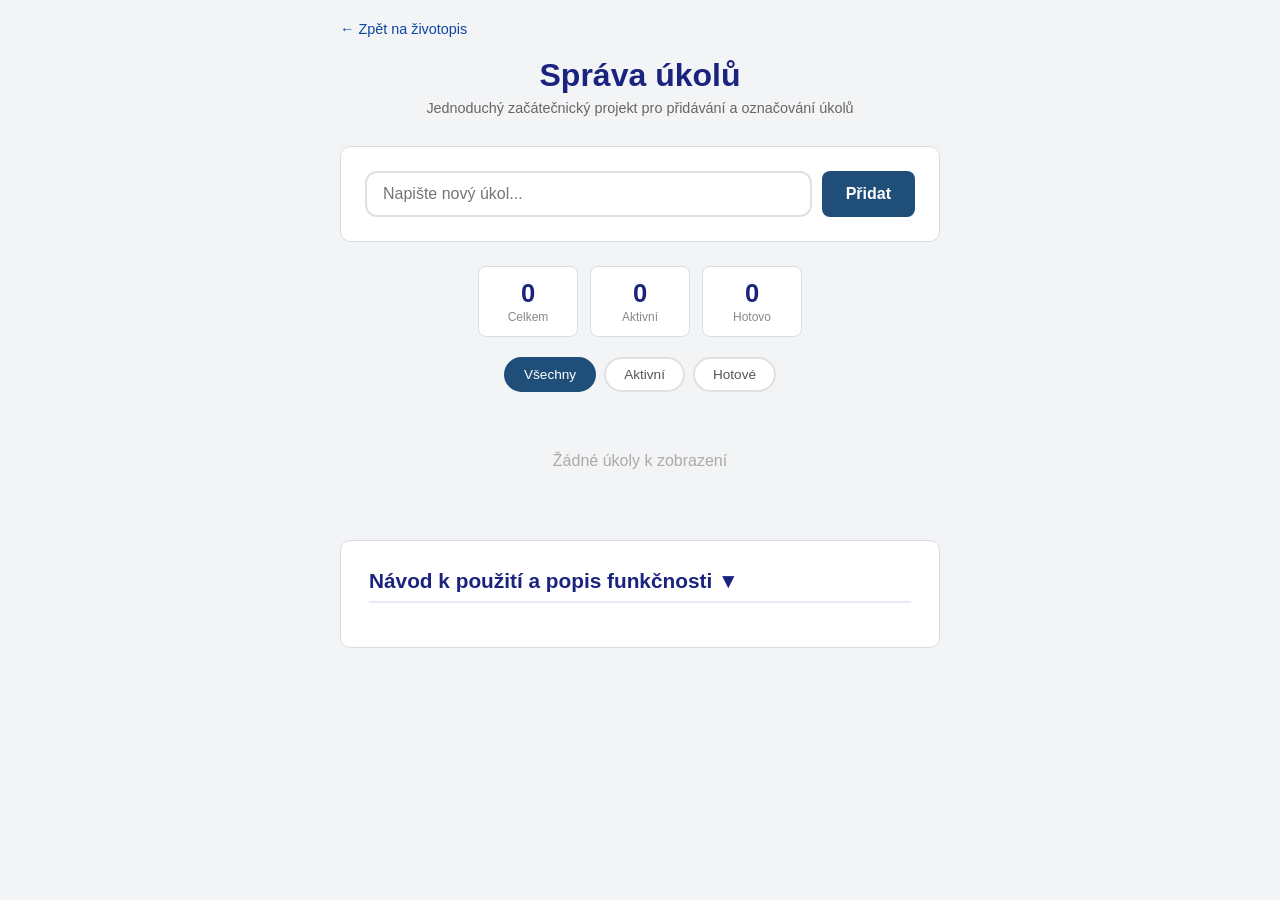
<file: todo-app.html>
<!DOCTYPE html>
<html lang="cs">
<head>
    <meta charset="UTF-8">
    <meta name="viewport" content="width=device-width, initial-scale=1.0">
    <title>Správa úkolů – Marek Očenáš</title>
    <style>
        * {
            margin: 0;
            padding: 0;
            box-sizing: border-box;
        }

        body {
            font-family: 'Segoe UI', Tahoma, Geneva, Verdana, sans-serif;
            background: #f3f4f6;
            min-height: 100vh;
            padding: 20px;
        }

        .app-container {
            max-width: 600px;
            margin: 0 auto;
        }

        header {
            text-align: center;
            margin-bottom: 30px;
        }

        header h1 {
            color: #1a237e;
            font-size: 2rem;
            margin-bottom: 6px;
        }

        header p {
            color: #666;
            font-size: 0.9rem;
        }

        .back-link {
            display: inline-block;
            margin-bottom: 20px;
            color: #0d47a1;
            text-decoration: none;
            font-size: 0.9rem;
        }

        .back-link:hover {
            text-decoration: underline;
        }

        /* === Formulář === */
        .input-section {
            background: #fff;
            border-radius: 10px;
            padding: 24px;
            border: 1px solid #d8dce2;
            margin-bottom: 24px;
        }

        .input-row {
            display: flex;
            gap: 10px;
        }

        .input-row input {
            flex: 1;
            padding: 12px 16px;
            border: 2px solid #e0e0e0;
            border-radius: 12px;
            font-size: 1rem;
            outline: none;
            transition: border-color 0.3s ease;
        }

        .input-row input:focus {
            border-color: #1a237e;
        }

        .input-row button {
            padding: 12px 24px;
            background: #1f4e79;
            color: #fff;
            border: none;
            border-radius: 8px;
            font-size: 1rem;
            font-weight: 600;
            cursor: pointer;
            transition: background 0.2s ease;
        }

        .input-row button:hover {
            background: #163a59;
        }

        /* === Filtry === */
        .filters {
            display: flex;
            gap: 8px;
            margin-bottom: 20px;
            justify-content: center;
        }

        .filter-btn {
            padding: 8px 18px;
            border: 2px solid #e0e0e0;
            background: #fff;
            border-radius: 20px;
            cursor: pointer;
            font-size: 0.85rem;
            font-weight: 500;
            color: #555;
            transition: all 0.3s ease;
        }

        .filter-btn:hover {
            border-color: #1a237e;
            color: #1a237e;
        }

        .filter-btn.active {
            background: #1f4e79;
            color: #fff;
            border-color: #1f4e79;
        }

        /* === Statistiky === */
        .stats {
            display: flex;
            gap: 12px;
            margin-bottom: 20px;
            justify-content: center;
        }

        .stat-box {
            background: #fff;
            border-radius: 8px;
            padding: 12px 20px;
            text-align: center;
            border: 1px solid #d8dce2;
            min-width: 100px;
        }

        .stat-number {
            font-size: 1.6rem;
            font-weight: 700;
            color: #1a237e;
        }

        .stat-label {
            font-size: 0.75rem;
            color: #888;
            margin-top: 2px;
        }

        /* === Seznam úkolů === */
        .task-list {
            list-style: none;
        }

        .task-item {
            background: #fff;
            border-radius: 8px;
            padding: 16px 20px;
            margin-bottom: 10px;
            display: flex;
            align-items: center;
            gap: 14px;
            border: 1px solid #d8dce2;
        }

        .task-item.done {
            opacity: 0.6;
        }

        .task-item.done .task-text {
            text-decoration: line-through;
            color: #999;
        }

        .task-checkbox {
            width: 22px;
            height: 22px;
            border: 2px solid #ccc;
            border-radius: 50%;
            cursor: pointer;
            display: flex;
            align-items: center;
            justify-content: center;
            transition: all 0.3s ease;
            flex-shrink: 0;
        }

        .task-checkbox:hover {
            border-color: #1a237e;
        }

        .task-item.done .task-checkbox {
            background: #4caf50;
            border-color: #4caf50;
        }

        .task-item.done .task-checkbox::after {
            content: '\2713';
            color: #fff;
            font-size: 14px;
            font-weight: 700;
        }

        .task-text {
            flex: 1;
            font-size: 1rem;
            color: #333;
        }

        .task-delete {
            background: none;
            border: none;
            color: #ccc;
            font-size: 1.3rem;
            cursor: pointer;
            transition: color 0.3s ease, transform 0.2s ease;
            padding: 4px 8px;
        }

        .task-delete:hover {
            color: #e53935;
            transform: scale(1.2);
        }

        .empty-state {
            text-align: center;
            padding: 40px 20px;
            color: #aaa;
            font-size: 1rem;
        }

        /* === Nápověda === */
        .help-section {
            background: #fff;
            border-radius: 10px;
            padding: 28px;
            margin-top: 30px;
            border: 1px solid #d8dce2;
        }

        .help-section h2 {
            color: #1a237e;
            font-size: 1.3rem;
            margin-bottom: 16px;
            padding-bottom: 8px;
            border-bottom: 2px solid #e8eaf6;
            cursor: pointer;
        }

        .help-section h2:hover {
            color: #0d47a1;
        }

        .help-content {
            max-height: 0;
            overflow: hidden;
            transition: max-height 0.5s ease, opacity 0.4s ease;
            opacity: 0;
        }

        .help-content.open {
            max-height: 1000px;
            opacity: 1;
        }

        .help-section h3 {
            color: #333;
            font-size: 1rem;
            margin: 16px 0 8px;
        }

        .help-section h3:first-child {
            margin-top: 0;
        }

        .help-section p, .help-section li {
            color: #555;
            font-size: 0.9rem;
            line-height: 1.7;
        }

        .help-section ul {
            list-style: none;
            padding: 0;
        }

        .help-section li {
            padding: 6px 0 6px 20px;
            position: relative;
        }

        .help-section li::before {
            content: '\2022';
            color: #1a237e;
            font-weight: bold;
            position: absolute;
            left: 4px;
        }

        .help-key {
            display: inline-block;
            background: #e8eaf6;
            color: #1a237e;
            padding: 2px 8px;
            border-radius: 6px;
            font-size: 0.8rem;
            font-weight: 600;
        }

        .help-tech {
            display: inline-block;
            background: linear-gradient(135deg, #e8eaf6, #c5cae9);
            color: #1a237e;
            padding: 4px 12px;
            border-radius: 14px;
            font-size: 0.8rem;
            font-weight: 500;
            margin: 3px 2px;
        }

        /* === Responzivní === */
        @media (max-width: 500px) {
            .input-row {
                flex-direction: column;
            }

            .stats {
                flex-direction: column;
                align-items: center;
            }
        }
    </style>
</head>
<body>
    <div class="app-container">
        <a href="index2.html" class="back-link">&larr; Zpět na životopis</a>

        <header>
            <h1>Správa úkolů</h1>
            <p>Jednoduchý začátečnický projekt pro přidávání a označování úkolů</p>
        </header>

        <div class="input-section">
            <div class="input-row">
                <input type="text" id="taskInput" placeholder="Napište nový úkol..." maxlength="200">
                <button id="addBtn">Přidat</button>
            </div>
        </div>

        <div class="stats">
            <div class="stat-box">
                <div class="stat-number" id="totalCount">0</div>
                <div class="stat-label">Celkem</div>
            </div>
            <div class="stat-box">
                <div class="stat-number" id="activeCount">0</div>
                <div class="stat-label">Aktivní</div>
            </div>
            <div class="stat-box">
                <div class="stat-number" id="doneCount">0</div>
                <div class="stat-label">Hotovo</div>
            </div>
        </div>

        <div class="filters">
            <button class="filter-btn active" data-filter="all">Všechny</button>
            <button class="filter-btn" data-filter="active">Aktivní</button>
            <button class="filter-btn" data-filter="done">Hotové</button>
        </div>

        <ul class="task-list" id="taskList"></ul>

        <div class="help-section">
            <h2 id="helpToggle">Návod k použití a popis funkčnosti ▼</h2>
            <div class="help-content" id="helpContent">

                <h3>Jak přidat úkol</h3>
                <ul>
                    <li>Napište text úkolu do pole nahoře</li>
                    <li>Klikněte na tlačítko <strong>Přidat</strong> nebo stiskněte <span class="help-key">Enter</span></li>
                    <li>Úkol se okamžitě zobrazí v seznamu</li>
                </ul>

                <h3>Jak označit úkol jako hotový</h3>
                <ul>
                    <li>Klikněte na <strong>kolečko</strong> vlevo od úkolu</li>
                    <li>Hotový úkol se přeškrtne a ztmaví</li>
                    <li>Opětovným kliknutím jej označíte zpět jako aktivní</li>
                </ul>

                <h3>Jak smazat úkol</h3>
                <ul>
                    <li>Klikněte na <strong>křížek ×</strong> vpravo od úkolu</li>
                    <li>Úkol bude trvale odstraněn</li>
                </ul>

                <h3>Filtrování úkolů</h3>
                <ul>
                    <li><strong>Všechny</strong> – zobrazí kompletní seznam</li>
                    <li><strong>Aktivní</strong> – zobrazí pouze nesplněné úkoly</li>
                    <li><strong>Hotové</strong> – zobrazí pouze splněné úkoly</li>
                </ul>

                <h3>Statistiky</h3>
                <p>Nad seznamem úkolů se zobrazují tři počítadla: celkový počet úkolů, počet aktivních a počet dokončených.</p>

                <h3>Ukládání dat</h3>
                <p>Všechny úkoly se automaticky ukládají do <strong>localStorage</strong> vašeho prohlížeče. 
                To znamená, že po zavření a znovu otevření stránky budou vaše úkoly stále k dispozici. 
                Data jsou uložena pouze ve vašem prohlížeči a nejsou odesílána na žádný server.</p>

                <h3>Co jsem si na projektu zkoušel</h3>
                <p>Na tomto projektu jsem si procvičil práci s formulářem, událostmi v JavaScriptu, jednoduchým filtrováním a ukládáním dat do prohlížeče.</p>

                <h3>Použité technologie</h3>
                <p>
                    <span class="help-tech">HTML5</span>
                    <span class="help-tech">CSS3</span>
                    <span class="help-tech">JavaScript</span>
                    <span class="help-tech">localStorage API</span>
                </p>
            </div>
        </div>
    </div>

    <script>
        (function () {
            var tasks = JSON.parse(localStorage.getItem('tasks') || '[]');
            var currentFilter = 'all';

            var taskInput = document.getElementById('taskInput');
            var addBtn = document.getElementById('addBtn');
            var taskList = document.getElementById('taskList');
            var filterBtns = document.querySelectorAll('.filter-btn');

            function saveTasks() {
                localStorage.setItem('tasks', JSON.stringify(tasks));
            }

            function updateStats() {
                var total = tasks.length;
                var done = tasks.filter(function (t) { return t.done; }).length;
                document.getElementById('totalCount').textContent = total;
                document.getElementById('activeCount').textContent = total - done;
                document.getElementById('doneCount').textContent = done;
            }

            function renderTasks() {
                taskList.innerHTML = '';

                var filtered = tasks.filter(function (t) {
                    if (currentFilter === 'active') return !t.done;
                    if (currentFilter === 'done') return t.done;
                    return true;
                });

                if (filtered.length === 0) {
                    taskList.innerHTML = '<div class="empty-state">Žádné úkoly k zobrazení</div>';
                    updateStats();
                    return;
                }

                filtered.forEach(function (task, index) {
                    var li = document.createElement('li');
                    li.className = 'task-item' + (task.done ? ' done' : '');

                    var checkbox = document.createElement('div');
                    checkbox.className = 'task-checkbox';
                    checkbox.addEventListener('click', function () {
                        task.done = !task.done;
                        saveTasks();
                        renderTasks();
                    });

                    var text = document.createElement('span');
                    text.className = 'task-text';
                    text.textContent = task.text;

                    var deleteBtn = document.createElement('button');
                    deleteBtn.className = 'task-delete';
                    deleteBtn.textContent = '\u00D7';
                    deleteBtn.title = 'Smazat úkol';
                    deleteBtn.addEventListener('click', function () {
                        var taskIndex = tasks.indexOf(task);
                        if (taskIndex > -1) {
                            tasks.splice(taskIndex, 1);
                            saveTasks();
                            renderTasks();
                        }
                    });

                    li.appendChild(checkbox);
                    li.appendChild(text);
                    li.appendChild(deleteBtn);
                    taskList.appendChild(li);
                });

                updateStats();
            }

            function addTask() {
                var text = taskInput.value.trim();
                if (text === '') return;

                tasks.push({ text: text, done: false });
                taskInput.value = '';
                saveTasks();
                renderTasks();
                taskInput.focus();
            }

            addBtn.addEventListener('click', addTask);

            taskInput.addEventListener('keydown', function (e) {
                if (e.key === 'Enter') {
                    addTask();
                }
            });

            filterBtns.forEach(function (btn) {
                btn.addEventListener('click', function () {
                    currentFilter = this.getAttribute('data-filter');
                    filterBtns.forEach(function (b) { b.classList.remove('active'); });
                    this.classList.add('active');
                    renderTasks();
                });
            });

            renderTasks();
        })();

        // Nápověda - rozbalit/sbalit
        (function () {
            var toggle = document.getElementById('helpToggle');
            var content = document.getElementById('helpContent');

            toggle.addEventListener('click', function () {
                content.classList.toggle('open');
                if (content.classList.contains('open')) {
                    toggle.textContent = 'Návod k použití a popis funkčnosti ▲';
                } else {
                    toggle.textContent = 'Návod k použití a popis funkčnosti ▼';
                }
            });
        })();
    </script>
</body>
</html>
</file>
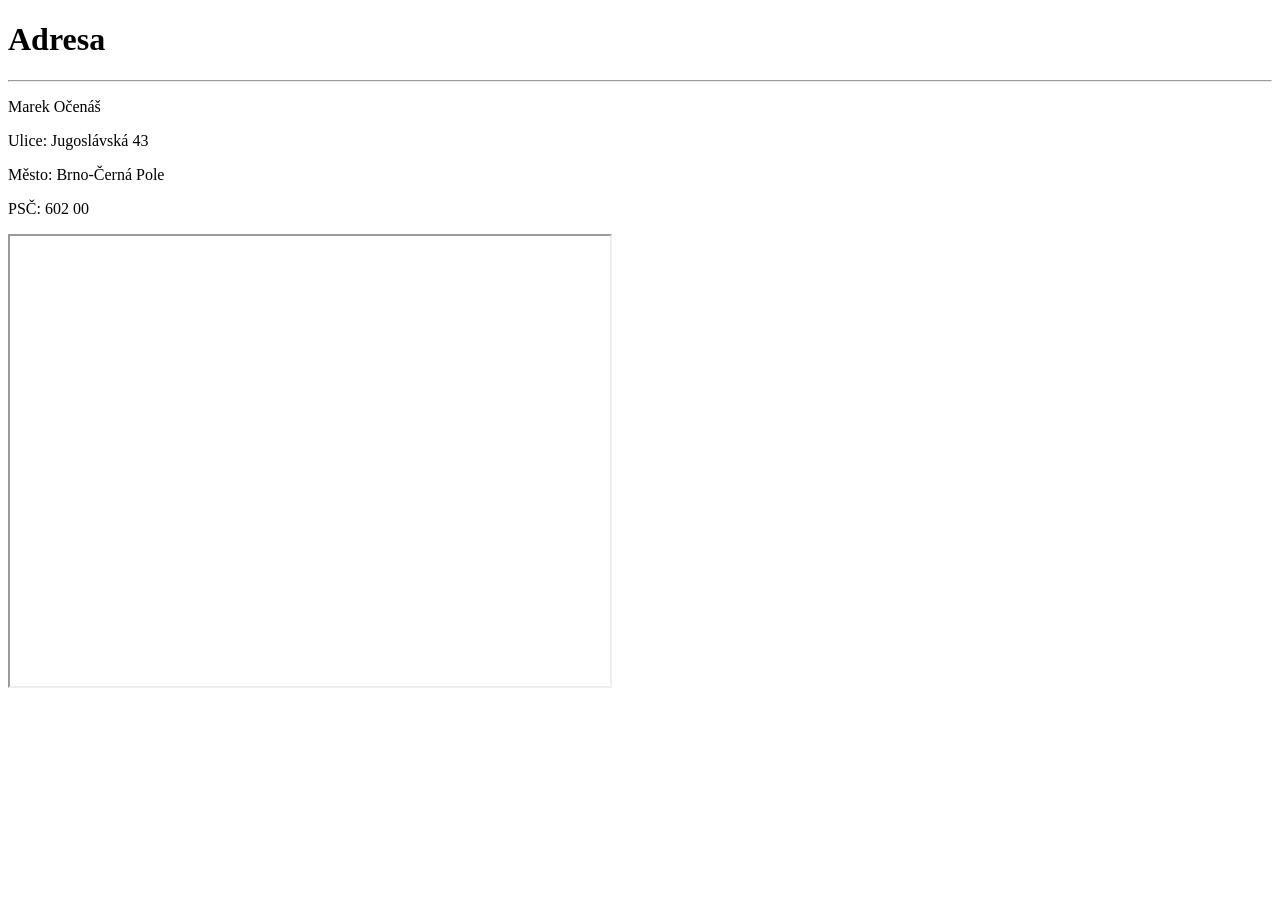
<file: Odkazy/adresaindex.htm>
<!DOCTYPE html>
<html lang="en">
  <head>
    <meta charset="UTF-8" />
    <meta name="viewport" content="width=device-width, initial-scale=1.0" />
    <title>adresa</title>
  </head>
  <body>
    <h1>Adresa</h1>
    <hr />
    <p>Marek Očenáš</p>
    <p>Ulice: Jugoslávská 43</p>
    <p>Město: Brno-Černá Pole</p>
    <p>PSČ: 602 00</p>

    <div class="map-container">
      <iframe
        src="https://www.google.com/maps/embed?pb=!1m18!1m12!1m3!1d773.0171081441904!2d16.621191069675508!3d49.206149274407906!2m3!1f0!2f0!3f0!3m2!1i1024!2i768!4f13.1!3m3!1m2!1s0x471294603ebc2249%3A0xa12186e59c27c5c8!2zSnVnb3Nsw6F2c2vDoSA2MDYvNDMsIDYxMyAwMCBCcm5vLXNldmVyLcSMZXJuw6EgUG9sZQ!5e1!3m2!1scs!2scz!4v1770827702636!5m2!1scs!2scz"
        width="600"
        height="450"
        style="border:10;"
        allowfullscreen=""
        loading="lazy"
        referrerpolicy="no-referrer-when-downgrade"
      ></iframe>
    </div>
  </body>
</html>
</file>
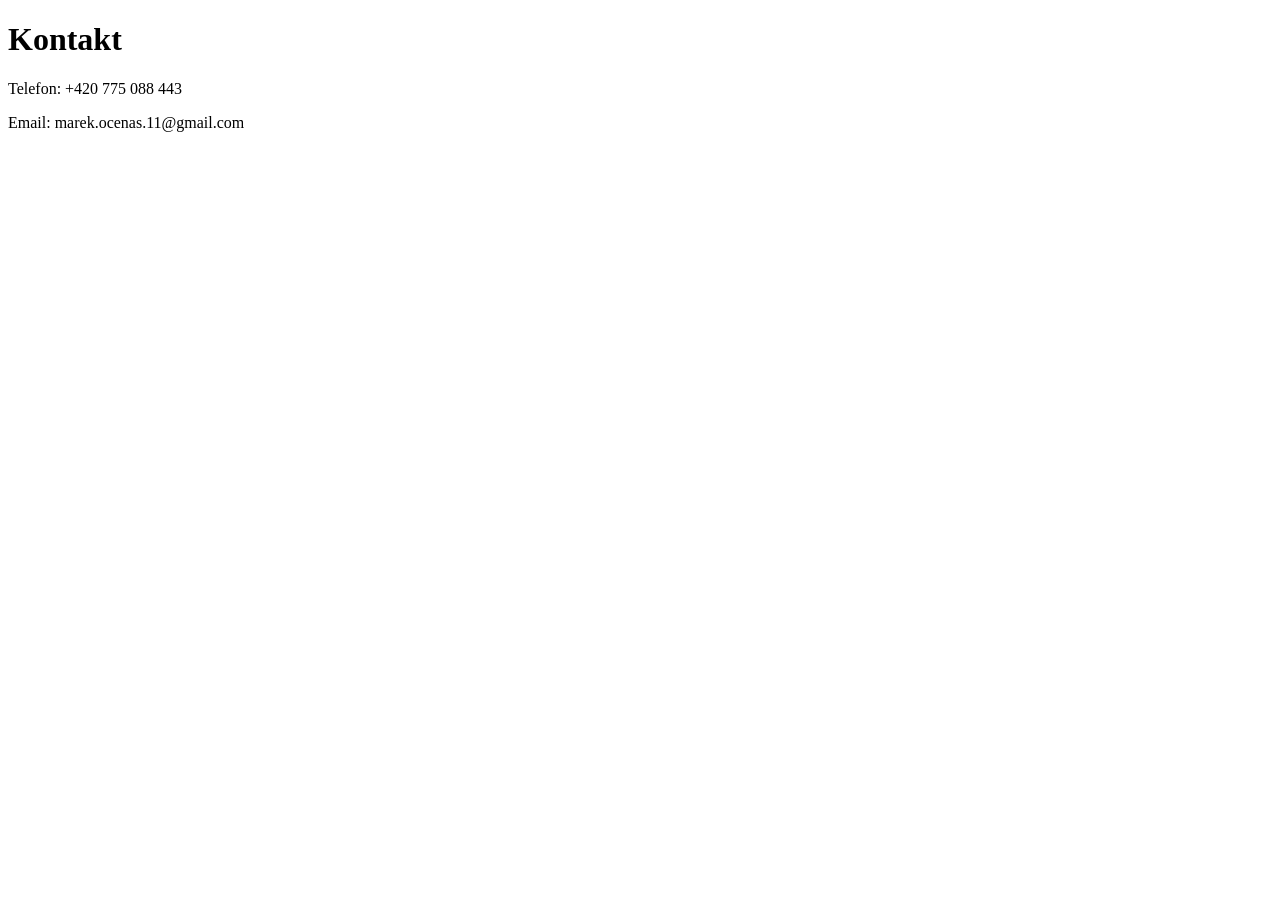
<file: Odkazy/kontaktindex.html>
<!DOCTYPE html>
<html lang="en">
<head>
    <meta charset="UTF-8">
    <meta name="viewport" content="width=device-width, initial-scale=1.0">
    <title>kontakt:</title>
</head>
<body>
    <H1>Kontakt</H1>
    <p>Telefon: +420 775 088 443</p>
    <p>Email: marek.ocenas.11@gmail.com</p>
</body>
</html>
</file>
<file: style.css>
/* === Reset a základ === */
* {
    margin: 0;
    padding: 0;
    box-sizing: border-box;
}

body {
    font-family: 'Segoe UI', Tahoma, Geneva, Verdana, sans-serif;
    background: #f3f4f6;
    color: #333;
    line-height: 1.7;
    min-height: 100vh;
}

/* === Hero sekce === */
.hero {
    background: #1f4e79;
    color: #fff;
    text-align: center;
    padding: 36px 20px;
}

.hero-content {
    max-width: 720px;
    margin: 0 auto;
}

.profile-img {
    width: 110px;
    height: 110px;
    border-radius: 50%;
    border: 3px solid rgba(255, 255, 255, 0.35);
    margin-bottom: 12px;
    object-fit: cover;
    object-position: center 22%;
    cursor: pointer;
}

.image-modal {
    display: none;
    position: fixed;
    inset: 0;
    background: rgba(0, 0, 0, 0.75);
    z-index: 1000;
    align-items: center;
    justify-content: center;
    padding: 20px;
}

.image-modal.open {
    display: flex;
}

.image-modal img {
    max-width: min(90vw, 720px);
    max-height: 85vh;
    width: auto;
    height: auto;
    border-radius: 12px;
    box-shadow: 0 12px 40px rgba(0, 0, 0, 0.35);
}

.image-modal-close {
    position: absolute;
    top: 20px;
    right: 24px;
    font-size: 2rem;
    color: #fff;
    cursor: pointer;
    line-height: 1;
}

.hero h1 {
    font-size: 2rem;
    font-weight: 700;
    margin-bottom: 6px;
    color: #fff;
}

.subtitle {
    font-size: 1rem;
    opacity: 0.9;
    font-weight: 400;
}

/* === Navigace === */
.navbar {
    display: flex;
    justify-content: center;
    flex-wrap: wrap;
    gap: 4px;
    background: #fff;
    padding: 12px 20px;
    border-bottom: 1px solid #d8dce2;
    position: sticky;
    top: 0;
    z-index: 100;
}

.navbar a {
    text-decoration: none;
    color: #1a237e;
    font-weight: 500;
    padding: 8px 16px;
    border-radius: 20px;
    transition: all 0.3s ease;
    font-size: 0.9rem;
}

.navbar a:hover {
    background: #1f4e79;
    color: #fff;
}

/* === Hlavní obsah === */
.container {
    max-width: 820px;
    margin: 24px auto;
    padding: 0 20px;
}

/* === Karty === */
.card {
    background: #fff;
    border-radius: 10px;
    padding: 24px;
    margin-bottom: 18px;
    border: 1px solid #d8dce2;
    box-shadow: none;
}

.card h2 {
    color: #1f4e79;
    font-size: 1.25rem;
    margin-bottom: 14px;
    padding-bottom: 8px;
    border-bottom: 1px solid #d8dce2;
    cursor: pointer;
}

.card h2:hover {
    color: #163a59;
}

.card-content {
    max-height: 0;
    overflow: hidden;
    transition: max-height 0.5s ease, opacity 0.4s ease;
    opacity: 0;
}

.card-content.open {
    opacity: 1;
}

.card ul {
    list-style: none;
    padding: 0;
}

.card li {
    padding: 10px 0;
    border-bottom: 1px solid #f0f0f0;
    transition: padding-left 0.3s ease, background 0.3s ease;
}

.card li:last-child {
    border-bottom: none;
}

.card li:hover {
    padding-left: 8px;
    background: #f8fafc;
}

/* === Badge === */
.badge {
    display: inline-block;
    background: #e9f2fb;
    color: #1f4e79;
    font-size: 0.75rem;
    font-weight: 600;
    padding: 2px 10px;
    border-radius: 12px;
    margin-left: 8px;
    vertical-align: middle;
}

/* === Pracovní zkušenosti === */
.experience-item {
    padding: 14px 0;
    border-bottom: 1px solid #f0f0f0;
    transition: padding-left 0.3s ease, background 0.3s ease;
}

.experience-item:last-child {
    border-bottom: none;
}

.experience-item:hover {
    padding-left: 8px;
    background: #f8fafc;
}

.experience-item h3 {
    font-size: 1rem;
    color: #333;
    margin-bottom: 4px;
}

.experience-item p {
    font-size: 0.9rem;
    color: #666;
}

/* === Dovednosti grid === */
.skills-grid {
    display: flex;
    flex-wrap: wrap;
    gap: 10px;
}

.skill-tag {
    background: #eef2f6;
    color: #1f4e79;
    padding: 8px 14px;
    border-radius: 8px;
    font-size: 0.85rem;
    font-weight: 500;
    cursor: default;
}

.skill-tag:hover {
    background: #dbe6f2;
}

/* === Odkazy === */
a {
    color: #0d47a1;
    text-decoration: none;
    transition: color 0.3s ease;
}

a:hover {
    color: #1a237e;
    text-decoration: underline;
}

/* === Footer === */
footer {
    text-align: center;
    padding: 30px 20px;
    background: #1f4e79;
    color: rgba(255, 255, 255, 0.7);
    margin-top: 40px;
}

footer a {
    color: #fff;
    margin: 0 16px;
    font-weight: 500;
    transition: opacity 0.3s ease;
}

footer a:hover {
    opacity: 0.7;
    text-decoration: none;
}

footer p {
    margin-top: 12px;
    font-size: 0.85rem;
}

/* === Responzivní design === */
@media (max-width: 600px) {
    .hero h1 {
        font-size: 1.8rem;
    }

    .card {
        padding: 20px;
    }

    .navbar a {
        padding: 6px 12px;
        font-size: 0.8rem;
    }

    .container {
        padding: 0 12px;
    }
}
</file>
